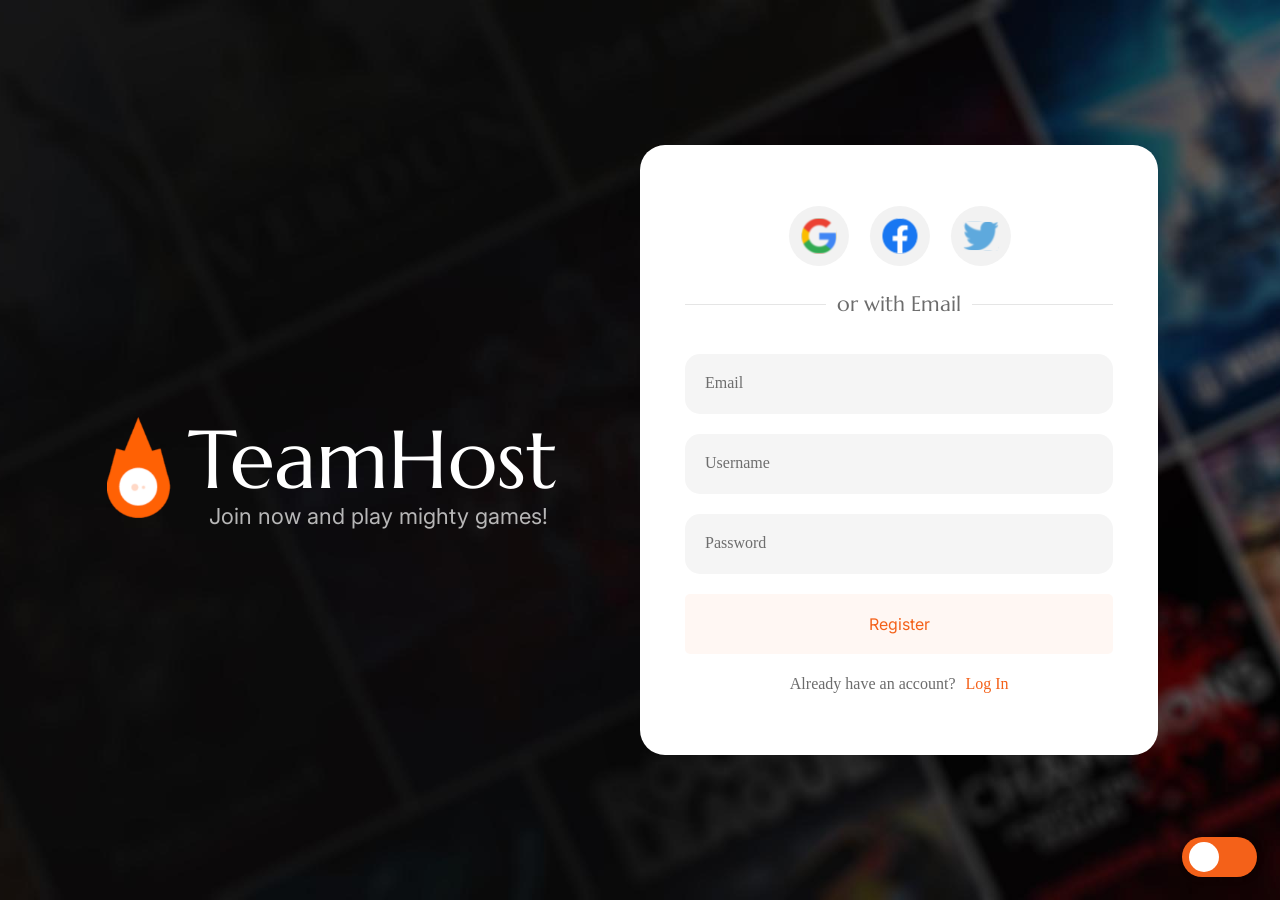
<file: Réalisaton/html/02_register.html>
<!DOCTYPE html>
<html lang="en">

<head>
    <meta charset="utf-8">
    <title>TeamHost - Join now and play mighty games!</title>
    <meta content="Templines" name="author">
    <meta content="TeamHost" name="description">
    <meta name="viewport" content="width=device-width, initial-scale=1.0">
    <meta name="HandheldFriendly" content="true">
    <meta name="format-detection" content="telephone=no">
    <meta content="IE=edge" http-equiv="X-UA-Compatible">
    <link rel="shortcut icon" href="assets/img/favicon.png" type="image/x-icon">
    <link rel="stylesheet" href="assets/css/libs.min.css">
    <link rel="stylesheet" href="assets/css/main.css">


    <link href="https://fonts.googleapis.com/css2?family=Inter:wght@100;200;300;400;500;600;700;800;900&display=swap" rel="stylesheet">
    <link href="https://fonts.googleapis.com/css2?family=Marcellus&display=swap" rel="stylesheet">


</head>

<body class="page-login">


    <input id="toggle" type="checkbox">
    <script type="text/javascript">
        document.getElementById("toggle").addEventListener("click", function() {
            document.getElementsByTagName('body')[0].classList.toggle("dark-theme");
        });

    </script>

    <!-- Loader-->
    <div id="page-preloader">
        <div class="preloader-1">
            <div class="loader-text">Loading</div>
            <span class="line line-1"></span>
            <span class="line line-2"></span>
            <span class="line line-3"></span>
            <span class="line line-4"></span>
            <span class="line line-5"></span>
            <span class="line line-6"></span>
            <span class="line line-7"></span>
            <span class="line line-8"></span>
            <span class="line line-9"></span>
        </div>

    </div>
    <!-- Loader end-->


    <div class="page-wrapper">
        <main class="page-first-screen">
            <div class="uk-grid uk-grid-small uk-child-width-1-2@s uk-flex-middle uk-width-1-1" data-uk-grid>
                <div class="logo-big">
                    <img src="assets/img/logo-big.png" alt="logo" class="animation-navspinv">
                    <span>TeamHost</span>
                    <h1>Join now and play mighty games!</h1>
                </div>
                <div>
                    <div class="form-login">
                        <div class="form-login__social">
                            <ul class="social">
                                <li><a href="http://www.google.com"><img src="assets/img/google.svg" alt="google"></a></li>
                                <li><a href="http://www.facebook.com"><img src="assets/img/facebook.svg" alt="facebook"></a></li>
                                <li><a href="http://www.twitter.com"><img src="assets/img/twitter.svg" alt="twitter"></a></li>
                            </ul>
                        </div>
                        <div class="form-login__box">
                            <div class="uk-heading-line uk-text-center"><span>or with Email</span></div>
                            <form action="#!">
                                <div class="uk-margin"><input class="uk-input" type="email" placeholder="Email"></div>
                                <div class="uk-margin"><input class="uk-input" type="text" placeholder="Username"></div>
                                <div class="uk-margin"><input class="uk-input" type="password" placeholder="Password"></div>
                                <div class="uk-margin"><button class="uk-button uk-button-danger uk-width-1-1" type="button">Register</button></div>
                                <div class="uk-text-center"><span>Already have an account?</span><a class="uk-margin-small-left" href="01_login-in.html">Log In</a></div>
                            </form>
                        </div>
                    </div>
                </div>
            </div>
        </main>
    </div>

    <script src="assets/js/libs.js"></script>
    <script src="assets/js/main.js"></script>
</body>

</html>
</file>
<file: Réalisaton/html/assets/css/main.css>
@charset "UTF-8";


[class^="ico_"],
[class*=" ico_"] {
    -webkit-box-align: center;
    -ms-flex-align: center;
    display: -webkit-inline-box;
    display: -ms-inline-flexbox;
    display: inline-flex;
    align-items: center;
    line-height: 1em;
}

html,
body {
    color: #353535;
    font-family: "Nunito";
    font-size: 16px;
    font-style: normal;
    font-weight: normal;
    line-height: 1.31;
}

h1,
h2,
h3,
h4,
h5,
h6 {
    font-family: "Inter";
    font-weight: 700;
}

.uk-text-lead {
    margin-bottom: 15px;
    color: #353535;
    font-size: 18px;
    font-style: normal;
    font-weight: 700;
    line-height: 1.33;
}

@font-face {
    src: url("../fonts/icons.eot");
    src: url("../fonts/icons.eot?#iefix") format("eot"), url("../fonts/icons.woff") format("woff"), url("../fonts/icons.woff2") format("woff2"), url("../fonts/icons.ttf") format("truetype"), url("../fonts/icons.svg#icons") format("svg");
    font-family: "icons";
}

.ico_add-square:before,
.ico_apple:before,
.ico_arrow-circle-left:before,
.ico_arrow-circle-right:before,
.ico_attach-circle:before,
.ico_call:before,
.ico_chats:before,
.ico_clipboard-text:before,
.ico_close-circle:before,
.ico_community:before,
.ico_edit:before,
.ico_emoji-happy:before,
.ico_eye:before,
.ico_favourites:before,
.ico_friends:before,
.ico_gallery:before,
.ico_help:before,
.ico_home:before,
.ico_info-circle:before,
.ico_market:before,
.ico_menu:before,
.ico_message:before,
.ico_microphone:before,
.ico_more:before,
.ico_notification:before,
.ico_play-circle:before,
.ico_profile:before,
.ico_report:before,
.ico_search:before,
.ico_shopping-cart:before,
.ico_star:before,
.ico_store:before,
.ico_streams:before,
.ico_tick-circle:before,
.ico_trash:before,
.ico_video-circle:before,
.ico_wallet:before,
.ico_windows:before,
.swiper-button-prev:before,
.swiper-rtl .swiper-button-next:before,
.swiper-button-next:before,
.swiper-rtl .swiper-button-prev:before,
.stream-item__media a:before,
.stream-item__count:before {
    -webkit-font-smoothing: antialiased;
    -moz-osx-font-smoothing: grayscale;
    display: inline-block;
    font-family: "icons";
    font-style: normal;
    font-variant: normal;
    font-weight: normal;
    line-height: 1em;
    text-decoration: none;
    text-decoration: inherit;
    text-transform: none;
}

.ico_add-square:before {
    content: "";
}

.ico_apple:before {
    content: "";
}

.ico_arrow-circle-left:before {
    content: "";
}

.ico_arrow-circle-right:before {
    content: "";
}

.ico_attach-circle:before {
    content: "";
}

.ico_call:before {
    content: "";
}

.ico_chats:before {
    content: "";
}

.ico_clipboard-text:before {
    content: "";
}

.ico_close-circle:before {
    content: "";
}

.ico_community:before {
    content: "";
}

.ico_edit:before {
    content: "";
}

.ico_emoji-happy:before {
    content: "";
}

.ico_eye:before {
    content: "";
}

.ico_favourites:before {
    content: "";
}

.ico_friends:before {
    content: "";
}

.ico_gallery:before {
    content: "";
}

.ico_help:before {
    content: "";
}

.ico_home:before {
    content: "";
}

.ico_info-circle:before {
    content: "";
}

.ico_market:before {
    content: "";
}

.ico_menu:before {
    content: "";
}

.ico_message:before {
    content: "";
}

.ico_microphone:before {
    content: "";
}

.ico_more:before {
    content: "";
}

.ico_notification:before {
    content: "";
}

.ico_play-circle:before {
    content: "";
}

.ico_profile:before {
    content: "";
}

.ico_report:before {
    content: "";
}

.ico_search:before {
    content: "";
}

.ico_shopping-cart:before {
    content: "";
}

.ico_star:before {
    content: "";
}

.ico_store:before {
    content: "";
}

.ico_streams:before {
    content: "";
}

.ico_tick-circle:before {
    content: "";
}

.ico_trash:before {
    content: "";
}

.ico_video-circle:before {
    content: "";
}

.ico_wallet:before {
    content: "";
}

.ico_windows:before {
    content: "";
}

*,
*:before,
*:after {
    -webkit-box-sizing: border-box;
    box-sizing: border-box;
}

*:focus,
*:active,
*.nice-select.open {
    outline: none;
}

a:focus,
a:active,
a.nice-select.open {
    outline: none;
}

aside,
nav,
footer,
header,
section {
    display: block;
}

body {
    -ms-text-size-adjust: 100%;
    -moz-text-size-adjust: 100%;
    -webkit-text-size-adjust: 100%;
}

input,
button,
textarea {
    font-size: inherit;
}

input::-ms-clear {
    display: none;
}

button {
    background-color: inherit;
    cursor: pointer;
}

button::-moz-focus-inner {
    padding: 0;
    border: 0;
}

a,
a:visited {
    text-decoration: none;
}

a:hover {
    text-decoration: none;
}

.tooltip::after {
    content: attr(data-tooltip);
}

.full-width {
    position: relative;
    right: 50%;
    left: 50%;
    width: 100vw;
    margin-right: -50vw;
    margin-left: -50vw;
}

._video {
    position: relative;
    height: 0;
    padding-bottom: 56.25%;
    overflow: hidden;
}



.user-info__title,
.widjet-game__title,
.widjet__head a,
.user-item__name,
.activities-item__title,
.stream-item__title {
    font-family: 'Inter', sans-serif;
}



.game-card__title {
    font-family: 'Inter', sans-serif;
}

.widjet .uk-range {
    box-sizing: border-box;
    margin: 0;
    vertical-align: middle;
    max-width: 100%;
    width: 100%;
    -webkit-appearance: none;
    background: 0 0;
    padding: 0;
    position: relative;
    top: 3px;
}



html #youzify-groups-list .item .item-title a {
    font-family: 'Inter', sans-serif;
    font-size: 18px;
    color: #222;
    font-weight: 500;
}


/* ======= PRELOADER ========== */
.preloaderjs .spinner {
    display: none !important;
}

.preloaderjs#page-preloader {
    background: rgba(46, 46, 46, 0.99) !important;
}

#page-preloader {
    position: fixed;
    top: 0;
    right: 0;
    bottom: 0;
    left: 0;
    width: 100%;
    height: 100%;
    background: #2e2e2e;
    z-index: 100500;
}

#page-preloader .spinner {
    position: absolute;
    top: 50%;
    left: 50%;
    display: block;
    width: 100px;
    height: 100px;
    margin-top: -50px;
    margin-left: -50px;
    border: 3px solid transparent;
    border-top-color: #4aa138;
    border-radius: 50%;
    z-index: 1001;
    -webkit-animation: spin 2.5s infinite linear;
    animation: spin 2.5s infinite linear;
}

#page-preloader .spinner:before,
#page-preloader .spinner:after {
    position: absolute;
    border-radius: 50%;
    content: '';
}

#page-preloader .spinner:before {
    top: 5px;
    right: 5px;
    bottom: 5px;
    left: 5px;
    border: 3px solid transparent;
    border-top-color: #F46119;
    -webkit-animation: spin 2s infinite linear;
    animation: spin 2s infinite linear;
}

#page-preloader .spinner:after {
    top: 15px;
    right: 15px;
    bottom: 15px;
    left: 15px;
    border: 3px solid transparent;
    border-top-color: #fff;
    -webkit-animation: spin 1s infinite linear;
    animation: spin 1s infinite linear;
}

@-webkit-keyframes spin {
    0% {
        -webkit-transform: rotate(0);
        transform: rotate(0);
    }

    100% {
        -webkit-transform: rotate(360deg);
        transform: rotate(360deg);
    }
}

@keyframes spin {
    0% {
        -webkit-transform: rotate(0);
        transform: rotate(0);
    }

    100% {
        -webkit-transform: rotate(360deg);
        transform: rotate(360deg);
    }
}

._video video,
._video iframe,
._video object,
._video embed {
    position: absolute;
    top: 0;
    left: 0;
    width: 100%;
    height: 100%;
}

.videobg video,
.videobg iframe,
.videobg object,
.videobg embed {
    -webkit-transform: translateX(-50%) translateY(-50%);
    -ms-transform: translateX(-50%) translateY(-50%);
    z-index: -100;
    position: fixed;
    top: 50%;
    left: 50%;
    width: auto;
    min-width: 100%;
    height: auto;
    min-height: 100%;
    transform: translateX(-50%) translateY(-50%);
    background-size: cover;
}

.nice-select {
    -webkit-tap-highlight-color: rgba(0, 0, 0, 0);
    -webkit-box-sizing: border-box;
    -webkit-transition: all 0.2s ease-in-out;
    -o-transition: all 0.2s ease-in-out;
    -webkit-user-select: none;
    -moz-user-select: none;
    -ms-user-select: none;
    box-sizing: border-box;
    display: block;
    position: relative;
    width: auto;
    height: 38px;
    padding-right: 30px;
    padding-left: 18px;
    clear: both;
    border: solid 1px #e8e8e8;
    border-radius: 5px;
    outline: none;
    background-color: #fff;
    font-family: inherit;
    font-size: 14px;
    font-weight: normal;
    line-height: 2.57;
    text-align: left !important;
    white-space: nowrap;
    cursor: pointer;
    transition: all 0.2s ease-in-out;
    user-select: none;
}

.nice-select:hover {
    border-color: #dbdbdb;
}

.nice-select:active,
.nice-select.open,
.nice-select:focus {
    border-color: #000;
}

.nice-select:after {
    -webkit-transform-origin: 66% 66%;
    -ms-transform-origin: 66% 66%;
    -webkit-transform: rotate(45deg);
    -ms-transform: rotate(45deg);
    -webkit-transition: all 0.15s ease-in-out;
    -o-transition: all 0.15s ease-in-out;
    display: block;
    position: absolute;
    top: 50%;
    right: 16px;
    width: 7px;
    height: 7px;
    margin-top: -4px;
    transform: rotate(45deg);
    transform-origin: 66% 66%;
    border-right: 1px solid #000;
    border-bottom: 1px solid #000;
    content: '';
    pointer-events: none;
    transition: all 0.15s ease-in-out;
}

.nice-select.open:after {
    -webkit-transform: rotate(-135deg);
    -ms-transform: rotate(-135deg);
    transform: rotate(-135deg);
}

.nice-select.open .list {
    -webkit-transform: scale(1) translateY(0);
    -ms-transform: scale(1) translateY(0);
    min-width: 100%;
    transform: scale(1) translateY(0);
    opacity: 1;
    pointer-events: auto;
}

.nice-select.disabled {
    border-color: #ededed;
    color: #000;
    pointer-events: none;
}

.nice-select.disabled:after {
    border-color: #333333;
}

.nice-select.wide {
    width: 100%;
}

.nice-select.wide .list {
    right: 0 !important;
    left: 0 !important;
}

.nice-select.right {
    float: right;
}

.nice-select.right .list {
    right: 0;
    left: auto;
}

.nice-select.small {
    height: 30px;
    font-size: 12px;
    line-height: 2.33;
}

.nice-select.small:after {
    width: 4px;
    height: 4px;
}

.nice-select.small .option {
    min-height: 28px;
    line-height: 28px;
}

.nice-select .list {
    -webkit-box-shadow: 0 0 0 1px rgba(68, 68, 68, 0.11);
    -webkit-box-sizing: border-box;
    -webkit-transform-origin: 50% 0;
    -ms-transform-origin: 50% 0;
    -webkit-transform: scale(0.75) translateY(-19px);
    -ms-transform: scale(0.75) translateY(-19px);
    -webkit-transition: all 0.2s cubic-bezier(0.5, 0, 0, 1.25), opacity 0.15s ease-out;
    -o-transition: all 0.2s cubic-bezier(0.5, 0, 0, 1.25), opacity 0.15s ease-out;
    box-sizing: border-box;
    z-index: 9;
    position: absolute;
    top: 100%;
    left: 0;
    margin-top: 4px;
    padding: 0;
    overflow: hidden;
    transform: scale(0.75) translateY(-19px);
    transform-origin: 50% 0;
    border-radius: 5px;
    background-color: #fff;
    box-shadow: 0 0 0 1px rgba(68, 68, 68, 0.11);
    opacity: 0;
    pointer-events: none;
    transition: all 0.2s cubic-bezier(0.5, 0, 0, 1.25), opacity 0.15s ease-out;
}

.nice-select .list:hover .option:not(:hover) {
    background-color: transparent !important;
}

.nice-select .option {
    -webkit-transition: all 0.2s;
    -o-transition: all 0.2s;
    min-height: 36px;
    padding-right: 29px;
    padding-left: 18px;
    outline: none;
    font-weight: 400;
    line-height: 36px;
    list-style: none;
    text-align: left;
    cursor: pointer;
    transition: all 0.2s;
}

.nice-select .option:hover,
.nice-select .option.focus,
.nice-select .option.selected.focus {
    background-color: #f6f6f6;
}

.nice-select .option.selected {
    font-weight: bold;
}

.nice-select .option.disabled {
    background-color: transparent;
    color: #000;
    cursor: default;
}

.no-csspointerevents .nice-select .list {
    display: none;
}

.no-csspointerevents .nice-select.open .list {
    display: block;
}

#toggle {
    -webkit-appearance: none;
    -moz-appearance: none;
    appearance: none;
    -webkit-box-shadow: 2px 2px 7px 0px #00000024;
    z-index: 5;
    position: absolute;
    bottom: 20px;
    right: 20px;
    width: 75px;
    height: 40px;
    border-radius: 20px;
    outline: none;
    background-color: #F46119;
    box-shadow: 2px 2px 7px 0px #00000024;
    cursor: pointer;
}

#toggle:after {
    position: absolute;
    top: 5px;
    left: 7px;
    width: 30px;
    height: 30px;
    border-radius: 50%;
    background-color: #ffffff;
    content: "";
}

.dark-theme {
    background-color: #15181f;
    color: #e5e5e5;
}

.dark-theme #toggle {
    background-color: #ffffff;
}

.dark-theme #toggle:after {
    -webkit-box-shadow: 10px 10px #15181f;
    top: -4px;
    left: 30px;
    background-color: transparent;
    box-shadow: 10px 10px #15181f;
}

body.no-scroll {
    overflow: hidden;
}

.page-wrapper {
    -webkit-box-orient: vertical;
    -webkit-box-direction: normal;
    -ms-flex-direction: column;
    -webkit-box-pack: justify;
    -ms-flex-pack: justify;
    display: -webkit-box;
    display: -ms-flexbox;
    display: flex;
    position: relative;
    flex-direction: column;
    justify-content: space-between;
    min-width: 320px;
    max-width: 1920px;
    min-height: 100vh;
    margin: 0 auto;
    background: #F5F5F5;
}

.page-wrapper .page-content {
    -webkit-box-align: stretch;
    -ms-flex-align: stretch;
    -webkit-box-flex: 1;
    -ms-flex-positive: 1;
    display: -webkit-box;
    display: -ms-flexbox;
    display: flex;
    flex-grow: 1;
    align-items: stretch;
    padding-top: 75px;
}

.page-wrapper .page-main {
    scrollbar-color: #F46119 #E2EBEC;
    scrollbar-width: thin !important;
    -moz-appearance: none !important;
    display: block;
    position: relative;
    height: calc(100vh - 75px);
    padding: 45px;
    overflow-x: hidden;
    overflow-y: auto;
}

.page-wrapper .page-main::-webkit-scrollbar {
    width: 6px;
}

.page-wrapper .page-main::-webkit-scrollbar-track {
    background-color: #E2EBEC;
}

.page-wrapper .page-main::-webkit-scrollbar-thumb {
    background-color: #F46119;
}

.page-wrapper .page-main::before {
    display: block;
    z-index: 2;
    position: fixed;
    top: 0;
    left: 0;
    width: 100%;
    height: 100%;
    background: rgba(0, 0, 0, 0.5);
    content: '';
    opacity: 0;
    pointer-events: none;
}

.scroll-box {
    scrollbar-color: #F46119 #E2EBEC;
    scrollbar-width: thin !important;
    -moz-appearance: none !important;
}

.scroll-box::-webkit-scrollbar {
    width: 4px;
}

.scroll-box::-webkit-scrollbar-track {
    background-color: #E2EBEC;
}

.scroll-box::-webkit-scrollbar-thumb {
    background-color: #F46119;
}

a {
    -webkit-transition: all 0.25s linear;
    -o-transition: all 0.25s linear;
    color: #F46119;
    font-size: 16px;
    font-style: normal;
    font-weight: 700;
    line-height: 1.31;
    transition: all 0.25s linear;
}

a:hover {
    color: #F46119;
}

.search {
    -webkit-box-align: center;
    -ms-flex-align: center;
    -webkit-box-pack: start;
    -ms-flex-pack: start;
    display: -webkit-box;
    display: -ms-flexbox;
    display: flex;
    align-items: center;
    justify-content: flex-start;
}

.search__input {
    -webkit-box-align: center;
    -ms-flex-align: center;
    display: -webkit-box;
    display: -ms-flexbox;
    display: flex;
    position: relative;
    align-items: center;
    width: 100%;
    max-width: 550px;
    height: 45px;
    padding: 0 20px;
    border-radius: 5px;
    background: #F5F5F5;
}

.search__input [class*='ico_'] {
    margin-right: 10px;
    color: #6E6E6E;
    font-size: 16px;
}

.search__input input {
    width: 100%;
    border: none;
    background: none;
    color: #6E6E6E;
    font-size: 14px;
    font-style: normal;
    font-weight: normal;
    line-height: 1.43;
}

.search__input input::-webkit-input-placeholder {
    color: #6E6E6E;
    font-size: 14px;
    font-style: normal;
    font-weight: normal;
    line-height: 1.43;
}

.search__input input::-moz-placeholder {
    color: #6E6E6E;
    font-size: 14px;
    font-style: normal;
    font-weight: normal;
    line-height: 1.43;
}

.search__input input:-ms-input-placeholder {
    color: #6E6E6E;
    font-size: 14px;
    font-style: normal;
    font-weight: normal;
    line-height: 1.43;
}

.search__input input::-ms-input-placeholder {
    color: #6E6E6E;
    font-size: 14px;
    font-style: normal;
    font-weight: normal;
    line-height: 1.43;
}

.search__input input::placeholder {
    color: #6E6E6E;
    font-size: 14px;
    font-style: normal;
    font-weight: normal;
    line-height: 1.43;
}

.search__input input:hover,
.search__input input:focus,
.search__input input:active,
.search__input input.nice-select.open {
    border: none;
    outline: none;
}

.search__btn {
    margin-left: 12px;
}

.search__btn button {
    -webkit-box-pack: center;
    -ms-flex-pack: center;
    -webkit-box-align: center;
    -ms-flex-align: center;
    -webkit-box-flex: 0;
    -ms-flex: 0 0 24px;
    -webkit-transition: all 0.25s linear;
    -o-transition: all 0.25s linear;
    display: -webkit-box;
    display: -ms-flexbox;
    display: flex;
    flex: 0 0 24px;
    align-items: center;
    justify-content: center;
    width: 24px;
    height: 24px;
    border: none;
    outline: none;
    color: #646464;
    font-size: 24px;
    cursor: pointer;
    transition: all 0.25s linear;
}

.search__btn button:hover,
.search__btn button:focus,
.search__btn button:active,
.search__btn button.nice-select.open {
    color: #F46119;
}

.social {
    -webkit-box-pack: center;
    -ms-flex-pack: center;
    -webkit-box-align: center;
    -ms-flex-align: center;
    display: -webkit-box;
    display: -ms-flexbox;
    display: flex;
    align-items: center;
    justify-content: center;
    margin: 0;
    padding: 0;
    list-style-type: none;
}

.social li {
    margin: 0 20px 0 0;
}

.social li:last-child {
    margin: 0;
}

.uk-input {
    -webkit-box-sizing: border-box;
    box-sizing: border-box;
    height: 60px;
    padding: 0 20px;
    border: 1px solid #F5F5F5;
    border-radius: 15px;
    background: #F2F2F2;
    color: #000;
    font-size: 16px;
    font-style: normal;
    font-weight: normal;
    line-height: 3.75;
}

.uk-input::-webkit-input-placeholder {
    color: #6E6E6E;
    font-size: 16px;
    font-style: normal;
    font-weight: normal;
}

.uk-input::-moz-placeholder {
    color: #6E6E6E;
    font-size: 16px;
    font-style: normal;
    font-weight: normal;
}

.uk-input:-ms-input-placeholder {
    color: #6E6E6E;
    font-size: 16px;
    font-style: normal;
    font-weight: normal;
}

.uk-input::-ms-input-placeholder {
    color: #6E6E6E;
    font-size: 16px;
    font-style: normal;
    font-weight: normal;
}

.uk-input::placeholder {
    color: #6E6E6E;
    font-size: 16px;
    font-style: normal;
    font-weight: normal;
}

.uk-input:hover,
.uk-input:focus,
.uk-input:active,
.uk-input.nice-select.open {
    border: 1px solid #F5F5F5;
    background: #F2F2F2;
}

.uk-button {
    font-family: 'Inter', sans-serif;
    -webkit-box-align: center;
    -ms-flex-align: center;
    -webkit-box-pack: center;
    -ms-flex-pack: center;
    -webkit-transition: all 0.25s linear;
    -o-transition: all 0.25s linear;
    display: -webkit-inline-box;
    display: -ms-inline-flexbox;
    display: inline-flex;
    align-items: center;
    justify-content: center;
    height: 40px;
    border-radius: 5px;
    font-size: 16px;
    font-style: normal;
    font-weight: 400;
    text-transform: none;
    transition: all 0.25s linear;
    text-decoration: none;
}

.uk-button-secondary {
    background-color: #646464;
    color: #fff;
}

.uk-button-secondary:hover,
.uk-button-secondary:focus,
.uk-button-secondary:active,
.uk-button-secondary.nice-select.open {
    background-color: #767676;
}

.uk-button-primary {
    background: #F5F5F5;
    color: #5F5F5F;
}

.uk-button-primary:hover,
.uk-button-primary:focus,
.uk-button-primary:active,
.uk-button-primary.nice-select.open {
    background-color: #4aa138;
    color: #fff;
}

.uk-button-danger {
    background: rgba(244, 97, 25, 0.05);
    color: #F46119;
}

.uk-button-danger:hover,
.uk-button-danger:focus,
.uk-button-danger:active,
.uk-button-danger.nice-select.open {
    background: #F46119;
}

.uk-button-link {
    color: #F46119;
}

.ico_more {
    -webkit-box-flex: 0;
    -ms-flex: 0 0 24px;
    -webkit-transition: all 0.25s linear;
    -o-transition: all 0.25s linear;
    flex: 0 0 24px;
    width: 24px;
    height: 24px;
    border: none;
    background: none;
    color: #353535;
    font-size: 6px;
    transition: all 0.25s linear;
}

.ico_more:hover {
    color: #F46119;
}

.uk-form-label {
    color: #6F6F6F;
    font-size: 14px;
    font-style: normal;
    font-weight: 700;
    line-height: 1.71;
}

.uk-input {
    border: none;
    border-radius: 15px;
    background: #F5F5F5;
    color: #6E6E6E;
    font-size: 14px;
    font-style: normal;
    font-weight: normal;
    line-height: 1.36;
    resize: none;
}

.uk-input:hover,
.uk-input:focus,
.uk-input:active,
.uk-input.nice-select.open {
    background: #F5F5F5;
}

.uk-textarea {
    height: 150px;
    padding: 10px 15px;
    border: none;
    border-radius: 15px;
    background: #F5F5F5;
    color: #6E6E6E;
    font-size: 14px;
    font-style: normal;
    font-weight: normal;
    line-height: 1.36;
    resize: none;
}

.uk-textarea:hover,
.uk-textarea:focus,
.uk-textarea:active,
.uk-textarea.nice-select.open {
    background: #F5F5F5;
}

.uk-form-custom .uk-button-default {
    border: none;
    border-radius: 15px;
    background: #F5F5F5;
    color: #5F5F5F;
    font-size: 16px;
    font-style: normal;
    font-weight: 500;
}

.uk-form-custom .uk-button-default .uk-icon,
.uk-form-custom .uk-button-default [class*="ico_"] {
    margin-right: 10px;
}

.nice-select {
    height: 40px;
    border: none;
    border-radius: 5px;
    background: #F5F5F5;
    line-height: 40px;
}

.nice-select .current {
    color: #6F6F6F;
    font-size: 14px;
    font-style: normal;
    font-weight: normal;
    line-height: 1.31;
}

.swiper {
    margin: -20px;
    padding: 20px 20px 40px 20px;
}

.swiper-button-prev,
.swiper-rtl .swiper-button-next {
    -webkit-box-flex: 0;
    -ms-flex: 0 0 40px;
    flex: 0 0 40px;
    width: 40px;
    height: 40px;
}

.swiper-button-prev:after,
.swiper-rtl .swiper-button-next:after {
    display: none;
}

.swiper-button-prev:before,
.swiper-rtl .swiper-button-next:before {
    content: "";
}

.swiper-button-prev::before,
.swiper-rtl .swiper-button-next::before {
    -webkit-box-flex: 0;
    -ms-flex: 0 0 40px;
    -webkit-transition: all 0.25s linear;
    -o-transition: all 0.25s linear;
    flex: 0 0 40px;
    width: 40px;
    height: 40px;
    color: #fff;
    font-size: 40px;
    transition: all 0.25s linear;
}

.swiper-button-prev:hover::before,
.swiper-rtl .swiper-button-next:hover::before {
    -webkit-transition: all 0.25s linear;
    -o-transition: all 0.25s linear;
    color: #F46119;
    transition: all 0.25s linear;
}


.swiper-button-prev:hover:after,
.swiper-button-next::after {
    background: #fff;
}

.swiper-button-next,
.swiper-rtl .swiper-button-prev {
    -webkit-box-flex: 0;
    -ms-flex: 0 0 40px;
    flex: 0 0 40px;
    width: 40px;
    height: 40px;
}

.swiper-button-next:after,
.swiper-rtl .swiper-button-prev:after {
    display: none;
}

.swiper-button-next:before,
.swiper-rtl .swiper-button-prev:before {
    content: "";
}

.swiper-button-next::before,
.swiper-rtl .swiper-button-prev::before {
    -webkit-box-flex: 0;
    -ms-flex: 0 0 40px;
    -webkit-transition: all 0.25s linear;
    -o-transition: all 0.25s linear;
    flex: 0 0 40px;
    width: 40px;
    height: 40px;
    color: #fff;
    font-size: 40px;
    transition: all 0.25s linear;
}

.swiper-button-next:hover::before,
.swiper-rtl .swiper-button-prev:hover::before {
    -webkit-transition: all 0.25s linear;
    -o-transition: all 0.25s linear;
    color: #F46119;
    transition: all 0.25s linear;
}


.swiper-button-next:hover::after,
.swiper-rtl .swiper-button-prev:hover::after,
.swiper-button-next::after,
.swiper-rtl .swiper-button-prev::after {
    background-color: #fff;
}



.swipper-nav {
    -webkit-box-pack: center;
    -ms-flex-pack: center;
    -webkit-box-align: center;
    -ms-flex-align: center;
    display: -webkit-box;
    display: -ms-flexbox;
    display: flex;
    position: absolute;
    right: 40px;
    bottom: 57px;
    align-items: center;
    justify-content: center;
}



.swipper-nav .swiper-button-prev {
    position: relative;
    top: auto;
    left: auto;
}

.swipper-nav .swiper-button-next {
    position: relative;
    top: auto;
    right: auto;
    margin-left: 10px;
}

.swiper-button-prev,
.swiper-button-next {
    -webkit-box-shadow: 0 5px 15px rgba(0, 0, 0, 0.08);
    border-radius: 50%;
    box-shadow: 0 5px 15px rgba(0, 0, 0, 0.08);
}

.swiper-button-prev::after,
.swiper-button-next::after {
    -webkit-transform: translate(-50%, -50%);
    -ms-transform: translate(-50%, -50%);
    display: block;
    z-index: -1;
    position: absolute;
    top: 50%;
    left: 50%;
    width: 35px;
    height: 35px;
    transform: translate(-50%, -50%);
    border-radius: 50%;
    background: #000;
    content: '';
}

.swiper-horizontal > .swiper-pagination-bullets {
    bottom: 0px;
}

.swiper-pagination-bullet {
    -webkit-transition: all 0.25s linear;
    -o-transition: all 0.25s linear;
    border-radius: 5px;
    background: #6d6d6dcc;
    transition: all 0.25s linear;
}

.swiper-pagination-bullet-active {
    width: 40px;
    border-radius: 5px;
    background-color: #F46119;
}

.uk-subnav {
    margin-left: -10px;
}

.uk-subnav > * {
    padding-bottom: 10px;
    padding-left: 10px;
}

.uk-subnav > * > :first-child {
    -webkit-box-pack: center;
    -ms-flex-pack: center;
    -webkit-box-align: center;
    -ms-flex-align: center;
    -webkit-box-shadow: 0px 30px 70px rgb(0 0 0 / 10%);
    display: -webkit-inline-box;
    display: -ms-inline-flexbox;
    display: inline-flex;
    align-items: center;
    justify-content: center;
    padding: 7px 18px;
    border-radius: 6px;
    background-color: #fff;
    box-shadow: 0px 30px 70px rgb(0 0 0 / 10%);
    color: #000000;
    font-size: 11px;
    font-style: normal;
    font-weight: 700;
    line-height: 1.36;
    text-transform: none;
    text-transform: uppercase;
}

.uk-subnav > * > :first-child:hover {
    background: #fff;
    color: #F46119;
}

.uk-subnav-pill > .uk-active > a {
    background: #000;
    color: #fff;
}

.uk-lightbox {
    background: #000000f5;
}

.page-header {
    display: block;
    z-index: 3;
    position: absolute;
    top: 0;
    left: 0;
    width: 100%;
}

.page-header__inner {
    -webkit-box-align: center;
    -ms-flex-align: center;
    -webkit-box-pack: justify;
    -ms-flex-pack: justify;
    display: -webkit-box;
    display: -ms-flexbox;
    display: flex;
    align-items: center;
    justify-content: space-between;
    height: 75px;
    background-color: #fff;
}

.page-header__sidebar {
    -webkit-box-align: center;
    -ms-flex-align: center;
    -webkit-box-pack: start;
    -ms-flex-pack: start;
    display: -webkit-box;
    display: -ms-flexbox;
    display: flex;
    align-items: center;
    justify-content: flex-start;
    width: 250px;
    height: 75px;
    padding: 0 30px;
    border-right: 1px solid #F2F2F2;
}

.page-header__menu-btn {
    margin-right: 30px;
    margin-bottom: -10px;
    display: none;
}

.page-header__menu-btn .menu-btn {
    -webkit-transition: all 0.25s linear;
    -o-transition: all 0.25s linear;
    border: none;
    outline: none;
    color: #646464;
    font-size: 20px;
    transition: all 0.25s linear;
}

.page-header__menu-btn .menu-btn:hover,
.page-header__menu-btn .menu-btn:focus,
.page-header__menu-btn .menu-btn:active,
.page-header__menu-btn .menu-btn.nice-select.open {
    color: #F46119;
}

.logo-big img {
    max-width: 65px;
}

.logo-big span {
    font-family: 'Marcellus', serif;
    font-size: 82px;
    color: #fff;
    position: relative;
    top: 38px;
    left: 12px;
}

.page-header__logo {
    display: block;
    position: relative;
    margin-left: -4px;
}


.page-header__logo img {
    max-width: 30px;
    height: auto;
    margin-right: 12px;
}

.page-header__logo_text {
    font-weight: bold;
    position: relative;
    top: 11px;
    font-size: 20px;
}

.page-header__content {
    -webkit-box-align: center;
    -ms-flex-align: center;
    -webkit-box-pack: justify;
    -ms-flex-pack: justify;
    -webkit-box-flex: 1;
    -ms-flex-positive: 1;
    -webkit-box-shadow: 11px 7px 10px 0px #0000000f;
    display: -webkit-box;
    display: -ms-flexbox;
    display: flex;
    flex-grow: 1;
    align-items: center;
    justify-content: space-between;
    height: 75px;
    padding: 0 45px;
    box-shadow: 11px 7px 10px 0px #0000000f;
}

.page-header__search {
    -webkit-box-flex: 1;
    -ms-flex-positive: 1;
    display: block;
    position: relative;
    flex-grow: 1;
}

.page-header__action {
    -webkit-box-align: center;
    -ms-flex-align: center;
    -webkit-box-pack: end;
    -ms-flex-pack: end;
    display: -webkit-box;
    display: -ms-flexbox;
    display: flex;
    align-items: center;
    justify-content: flex-end;
}

.page-header__action > * {
    margin-right: 24px;
}

.page-header__action > *:last-child {
    margin-right: 0;
}

.action-btn {
    -webkit-box-pack: center;
    -ms-flex-pack: center;
    -webkit-box-align: center;
    -ms-flex-align: center;
    -webkit-box-flex: 0;
    -ms-flex: 0 0 24px;
    -webkit-transition: all 0.25s linear;
    -o-transition: all 0.25s linear;
    display: -webkit-box;
    display: -ms-flexbox;
    display: flex;
    position: relative;
    flex: 0 0 24px;
    align-items: center;
    justify-content: center;
    width: 24px;
    height: 24px;
    color: #646464;
    font-size: 24px;
    transition: all 0.25s linear;
}

.action-btn:hover {
    color: #F46119;
}

.action-btn span {
    -webkit-box-sizing: border-box;
    box-sizing: border-box;
    display: block;
    position: absolute;
    top: 0;
    right: 0;
    width: 8px;
    height: 8px;
    border: 1px solid #FFFFFF;
    border-radius: 50%;
    background: #F46119;
}

.profile {
    -webkit-box-pack: center;
    -ms-flex-pack: center;
    -webkit-box-align: center;
    -ms-flex-align: center;
    -webkit-box-flex: 0;
    -ms-flex: 0 0 32px;
    display: -webkit-box;
    display: -ms-flexbox;
    display: flex;
    flex: 0 0 32px;
    align-items: center;
    justify-content: center;
    width: 32px;
    height: 32px;
}

.uk-modal-dialog {
    width: 450px;
    padding: 20px;
    border-radius: 15px;
    background: #FFFFFF;
}

.uk-modal-title {
    font-size: 24px;
    font-style: normal;
    font-weight: bold;
    line-height: 1.33;
    text-align: center;
    font-family: 'Marcellus', serif;
}

.uk-modal-close-default {
    border-radius: 50%;
    background: #D3D3D3;
    color: #000;
}

#modal-help h4 {
    color: #222;
    font-size: 18px;
    font-style: normal;
    font-weight: 500;
    line-height: 1.33;
}

#modal-help ul {
    motion: 0;
    padding: 0;
    list-style-type: none;
}

#modal-help ul li {
    -ms-flex-line-pack: center;
    display: -webkit-box;
    display: -ms-flexbox;
    display: flex;
    align-content: center;
    color: #353535;
    font-size: 14px;
    font-style: normal;
    font-weight: normal;
    line-height: 1.36;
}

#modal-help ul li + li {
    margin-top: 20px;
}

#modal-help ul li img {
    margin-right: 10px;
}

#modal-help ul li a {
    color: #F46119;
    font-size: 14px;
    font-style: normal;
    font-weight: 600;
    line-height: 1.36;
    text-transform: capitalize;
}

.sidebar {
    -webkit-transition: all 0.25s linear;
    -o-transition: all 0.25s linear;
    display: block;
    z-index: 3;
    position: absolute;
    top: 75px;
    left: -250px;
    width: 250px;
    height: calc(100vh - 75px);
    padding: 30px 20px 30px 0;
    overflow-y: auto;
    border-right: 1px solid #F2F2F2;
    background-color: #fff;
    transition: all 0.25s linear;
}

.sidebar.is-show {
    left: 0;
}

.sidebar.is-show + .page-main {
    -webkit-transition: all 0.25s linear;
    -o-transition: all 0.25s linear;
    left: 250px;
    width: calc(100% - 250px);
    padding: 45px 45px;
    transition: all 0.25s linear;
}

.sidebar + .page-main {
    -webkit-transition: all 0.25s linear;
    -o-transition: all 0.25s linear;
    left: 0;
    width: 100%;
    padding: 45px 30px;
    transition: all 0.25s linear;
}

.sidebar-box {
    display: block;
    position: relative;
}

.sidebar-box .uk-nav li a {
    -webkit-box-pack: start;
    -ms-flex-pack: start;
    -webkit-box-align: center;
    -ms-flex-align: center;
    -webkit-transition: all 0.25s linear;
    -o-transition: all 0.25s linear;
    display: -webkit-box;
    display: -ms-flexbox;
    display: flex;
    position: relative;
    align-items: center;
    justify-content: flex-start;
    padding: 12px 12px 12px 30px;
    border-radius: 0px 20px 20px 0px;
    color: #646464;
    font-size: 14px;
    font-style: normal;
    font-weight: 700;
    line-height: 1.36;
    transition: all 0.25s linear;
}

.sidebar-box .uk-nav li a:hover,
.sidebar-box .uk-nav li a:focus,
.sidebar-box .uk-nav li a:active,
.sidebar-box .uk-nav li a.nice-select.open {
    background: rgba(244, 97, 25, 0.05);
    color: #F46119;
}

.sidebar-box .uk-nav li a:hover [class*='ico_'],
.sidebar-box .uk-nav li a:focus [class*='ico_'],
.sidebar-box .uk-nav li a:active [class*='ico_'],
.sidebar-box .uk-nav li a.nice-select.open [class*='ico_'] {
    color: #F46119;
}

.sidebar-box .uk-nav li a [class*='ico_'] {
    -webkit-box-pack: center;
    -ms-flex-pack: center;
    -webkit-box-align: center;
    -ms-flex-align: center;
    -webkit-box-flex: 0;
    -ms-flex: 0 0 24px;
    -webkit-transition: all 0.25s linear;
    -o-transition: all 0.25s linear;
    display: -webkit-box;
    display: -ms-flexbox;
    display: flex;
    flex: 0 0 24px;
    align-items: center;
    justify-content: center;
    width: 24px;
    height: 24px;
    margin-right: 15px;
    color: #646464;
    font-size: 24px;
    transition: all 0.25s linear;
}

.sidebar-box .uk-nav li a::before {
    -webkit-transition: all 0.25s linear;
    -o-transition: all 0.25s linear;
    display: block;
    position: absolute;
    top: 0;
    left: 0;
    width: 5px;
    height: 100%;
    border-radius: 0px 5px 5px 0px;
    background: #F46119;
    content: '';
    opacity: 0;
    transition: all 0.25s linear;
}

.sidebar-box .uk-nav li a span.count {
    -webkit-box-pack: center;
    -ms-flex-pack: center;
    -webkit-box-align: center;
    -ms-flex-align: center;
    display: -webkit-box;
    display: -ms-flexbox;
    display: flex;
    align-items: center;
    justify-content: center;
    width: 18px;
    height: 18px;
    margin-left: auto;
    border-radius: 50%;
    background: #F46119;
    color: #FFFFFF;
    font-size: 10px;
    font-style: normal;
    font-weight: 400;
    line-height: 1.3;
}

.sidebar-box .uk-nav li.uk-nav-header {
    margin-top: 15px;
    padding-left: 30px;
    color: #767676;
    font-size: 14px;
    font-style: normal;
    font-weight: bold;
    line-height: 1.33;
    text-transform: uppercase;
    padding-bottom: 10px;
}

.sidebar-box .uk-nav li.uk-active a {
    background: rgba(244, 97, 25, 0.05);
    color: #F46119;
}

.sidebar-box .uk-nav li.uk-active a [class*='ico_'] {
    color: #F46119;
}

.sidebar-box .uk-nav li.uk-active a::before {
    opacity: 1;
}

.page-first-screen {
    display: -webkit-box;
    display: -ms-flexbox;
    display: flex;
    width: 100%;
    min-height: 100vh;
    padding: 120px 160px;
    padding: 11.1vh 8.33vw;
    background-image: url(../img/bg-first-screen.jpg);
    background-position: center;
    background-repeat: no-repeat;
    background-size: cover;
}

.page-first-screen h1 {
    margin: 5px 0 0 0;
    color: #FFFFFF;
    font-size: 24px;
    font-style: normal;
    font-weight: normal;
    line-height: 1.33;
    padding-left: 102px;
    opacity: 0.7;
}

.form-login {
    -webkit-box-shadow: 0px 30px 70px rgba(0, 0, 0, 0.03);
    -webkit-box-sizing: border-box;
    box-sizing: border-box;
    display: block;
    position: relative;
    width: 100%;
    max-width: 540px;
    margin-left: auto;
    padding: 60px 45px;
    border-radius: 25px;
    background: #FFFFFF;
    box-shadow: 0px 30px 70px rgba(0, 0, 0, 0.03);
}

.form-login__social {
    -webkit-box-pack: center;
    -ms-flex-pack: center;
    -webkit-box-align: center;
    -ms-flex-align: center;
    display: -webkit-box;
    display: -ms-flexbox;
    display: flex;
    align-items: center;
    justify-content: center;
    margin-bottom: 25px;
}

.form-login__box {
    color: #6C6C6C;
    font-size: 16px;
    font-style: normal;
    font-weight: normal;
    line-height: 1.31;
}

.form-login__box .uk-heading-line {
    margin-bottom: 35px;
    color: #6C6C6C;
    font-size: 21px;
    font-style: normal;
    font-weight: normal;
    line-height: 1.31;
    font-family: 'Marcellus', serif;
}

.form-login__box a:not(.uk-button) {
    color: #F46119;
    font-size: 16px;
    font-style: normal;
    font-weight: normal;
    line-height: 1.31;
}

.form-login__box .uk-button {
    height: 60px;
}

.js-trending .game-card__media {
    -webkit-box-pack: center;
    -ms-flex-pack: center;
    -webkit-box-align: center;
    -ms-flex-align: center;
    display: -webkit-box;
    display: -ms-flexbox;
    display: flex;
    align-items: center;
    justify-content: center;
    min-height: 325px;
}

.js-trending .game-card__media img {
    height: 100%;
}



.recommend-slide {
    -webkit-box-shadow: 0px 10px 10px rgba(0, 0, 0, 0.03);
    display: block;
    position: relative;
    padding: 10px;
    border-radius: 15px;
    background: #FFFFFF;
    box-shadow: 0px 10px 10px rgba(0, 0, 0, 0.03);
}

.recommend-slide__box {
    display: block;
    position: relative;
    padding: 30px;
    border-radius: 5px;
    background: #DD2138;
    height: 330px;
}

.recommend-slide__box::before {
    display: block;
    z-index: 0;
    position: absolute;
    top: 0;
    left: 0;
    width: 60%;
    height: 100%;
    border-radius: 5px;
    background: -webkit-gradient(linear, right top, left top, from(rgba(217, 37, 59, 0.042)), color-stop(58.85%, rgba(0, 0, 0, 0.306)));
    background: -o-linear-gradient(right, rgba(217, 37, 59, 0.042) 0%, rgba(0, 0, 0, 0.306) 58.85%);
    background: linear-gradient(270deg, rgba(217, 37, 59, 0.042) 0%, rgba(0, 0, 0, 0.306) 58.85%);
    content: '';
}

.recommend-slide__info {
    display: block;
    z-index: 2;
    position: relative;
    max-width: 377px;
}


.recommend-slide__logo {
    font-family: 'Inter', sans-serif;
    color: #fff;
    font-size: 26px;
    font-weight: 500;
}



.recommend-slide__logo {
    -webkit-box-align: center;
    -ms-flex-align: center;
    -webkit-box-pack: start;
    -ms-flex-pack: start;
    display: -webkit-box;
    display: -ms-flexbox;
    display: flex;
    align-items: center;
    justify-content: flex-start;
    margin-bottom: 15px;
    padding-top: 20px;
}

.recommend-slide__intro {
    color: #FFFFFF;
    font-size: 16px;
    font-style: normal;
    font-weight: normal;
    line-height: 1.7;
    position: relative;
    top: 0;
    opacity: 0.85;
    margin-top: -10px;
    margin-bottom: 18px;
}

.recommend-slide__rating-and-price {
    -webkit-box-align: center;
    -ms-flex-align: center;
    display: -webkit-box;
    display: -ms-flexbox;
    display: flex;
    align-items: center;
    margin-bottom: 10px;
}

.recommend-slide__rating {
    margin-right: 10px;
    color: #fff;
    font-size: 16px;
    font-style: normal;
    font-weight: normal;
    line-height: 1.31;
}

.recommend-slide__rating [class*='ico_'] {
    color: #FF9900;
    margin-left: 5px;
}

.recommend-slide__price {
    color: #FFFFFF;
    font-size: 16px;
    font-style: normal;
    font-weight: 700;
    line-height: 1.31;
}

.recommend-slide__btn {
    margin-bottom: 10px;
}

.recommend-slide__btn .uk-button-danger {
    height: 40px;
    border-radius: 5px;
    background: #F46119;
    color: #FFFFFF;
    font-size: 14px;
    font-style: normal;
    font-weight: normal;
    line-height: 1.31;
    margin: 10px 0;
}

.recommend-slide__platform {
    -webkit-box-align: center;
    -ms-flex-align: center;
    display: -webkit-box;
    display: -ms-flexbox;
    display: flex;
    align-items: center;
    color: #fff;
    font-size: 24px;
    position: relative;
    top: 10px;
}

.recommend-slide__platform > * {
    margin: 0 10px 0 0;
}

.recommend-slide__platform > *:last-child {
    margin: 0;
}

.recommend-slide__img {
    display: block;
    position: absolute;
    right: 0;
    bottom: 0;
}

.recommend-slide__favorites {
    -webkit-box-pack: center;
    -ms-flex-pack: center;
    -webkit-box-align: center;
    -ms-flex-align: center;
    -webkit-box-flex: 0;
    -ms-flex: 0 0 40px;
    display: -webkit-box;
    display: -ms-flexbox;
    display: flex;
    position: absolute;
    top: 20px;
    right: 20px;
    flex: 0 0 40px;
    align-items: center;
    justify-content: center;
    width: 40px;
    height: 40px;
    border-radius: 50%;
    background: rgba(0, 0, 0, 0.2);
}

.recommend-slide__favorites [class*='ico_'] {
    width: 24px;
    height: 24px;
    color: #fff;
    font-size: 24px;
}

.game-card {
    display: block;
    position: relative;
}

.game-card + .game-card {
    margin-top: 12px;
}

.game-card__box {
    -webkit-box-orient: vertical;
    -webkit-box-direction: normal;
    -ms-flex-direction: column;
    -webkit-box-shadow: 0 5px 15px rgba(0, 0, 0, 0.08);
    display: -webkit-box;
    display: -ms-flexbox;
    display: flex;
    flex-direction: column;
    padding: 10px;
    border-radius: 5px;
    background-color: #fff;
    box-shadow: 0 5px 15px rgba(0, 0, 0, 0.08);
}

.game-card__media {
    display: block;
    position: relative;
    height: 180px;
    overflow: hidden;
    border-radius: 5px;
}

.game-card__media img {
    -o-object-fit: cover;
    -o-object-position: top center;
    -webkit-transform: translate(-50%, -50%);
    -ms-transform: translate(-50%, -50%);
    position: absolute;
    top: 50%;
    left: 50%;
    width: 100%;
    height: 100%;
    min-height: 100%;
    object-fit: cover;
    object-position: top center;
    transform: translate(-50%, -50%);
}

.game-card__info {
    padding: 6px;
}

.game-card__title {
    -o-text-overflow: ellipsis;
    overflow: hidden;
    color: #353535;
    font-size: 18px;
    font-style: normal;
    font-weight: 500;
    line-height: 1.31;
    text-overflow: ellipsis;
    white-space: nowrap;
    padding-top: 10px;
}


.js-popular .game-card__title {
    font-size: 16px;
}

.game-card__genre {
    margin: -5px 0 10px 0;
    font-size: 14px;
    font-style: normal;
    font-weight: normal;
    line-height: 1.36;
    color: #646464;
}

.game-card__discussion {
    -webkit-box-align: center;
    -ms-flex-align: center;
    display: -webkit-box;
    display: -ms-flexbox;
    display: flex;
    align-items: center;
    color: #767676;
    font-size: 14px;
    font-style: normal;
    font-weight: normal;
    line-height: 1.36;
}

.game-card__discussion b {
    display: inline-block;
    margin-left: 5px;
    color: #4aa138;
}

.game-card__rating-and-price {
    -webkit-box-align: center;
    -ms-flex-align: center;
    display: -webkit-box;
    display: -ms-flexbox;
    display: flex;
    align-items: center;
    margin-bottom: 10px;
    padding-top: 10px;

}

.js-popular .game-card__rating-and-price,
.uk-grid.uk-grid-small .game-card__rating-and-price {
    justify-content: space-between;
}

.game-card__rating {
    margin-right: 10px;
    color: #ed9f3a;
    font-size: 16px;
    font-style: normal;
    font-weight: bold;
    line-height: 1.31;
}


.game-card__rating .rating-vote {
    padding-left: 7px;
    font-size: 12px;
}

.game-card__rating [class*='ico_'] {
    margin-left: 6px;
    color: #FF9900;
    position: relative;
    top: 2px;
}

.game-card__price {
    color: #F46119;
    font-size: 16px;
    font-style: normal;
    font-weight: 700;
    line-height: 1.31;
}

.game-card__bottom {
    -webkit-box-pack: justify;
    -ms-flex-pack: justify;
    display: -webkit-box;
    display: -ms-flexbox;
    display: flex;
    justify-content: space-between;
    margin-top: 15px;
}

.game-card__platform {
    -webkit-box-align: center;
    -ms-flex-align: center;
    display: -webkit-box;
    display: -ms-flexbox;
    display: flex;
    align-items: center;
    color: #616161;
    font-size: 24px;
}

.game-card__platform > * {
    margin: 0 10px 0 0;
}

.game-card__platform > *:last-child {
    margin: 0;
}

.game-card__users {
    display: block;
    position: relative;
}

.game-card__more {
    margin-right: 40px;
    margin-left: auto;
}

.game-card__more a {
    -webkit-transition: all 0.25s linear;
    -o-transition: all 0.25s linear;
    color: #646464;
    font-size: 6px;
    transition: all 0.25s linear;
}

.game-card__more a:hover {
    color: #F46119;
}

.game-card.--horizontal .game-card__box {
    -webkit-box-orient: horizontal;
    -webkit-box-direction: normal;
    -ms-flex-direction: row;
    -webkit-box-align: center;
    -ms-flex-align: center;
    flex-direction: row;
    align-items: center;

}

.game-card.--horizontal .game-card__media {
    width: 50%;
    max-width: 180px;
    max-height: 295px;
}

.game-card.--horizontal .game-card__info {
    width: 50%;
    padding: 10px 20px;
}

.game-card.--small .game-card__media {
    width: 50%;
    max-width: 100px;
    max-height: 90px;
}

.users-list {
    -webkit-box-pack: end;
    -ms-flex-pack: end;
    -webkit-box-align: center;
    -ms-flex-align: center;
    display: -webkit-box;
    display: -ms-flexbox;
    display: flex;
    align-items: center;
    justify-content: flex-end;
    margin: 0;
    padding: 0;
    list-style-type: none;
}

.users-list li {
    margin-left: -10px;
}

.users-list li:nth-child(1) {
    z-index: 4;
}

.users-list li:nth-child(2) {
    z-index: 3;
}

.users-list li:nth-child(3) {
    z-index: 2;
}

.users-list li:nth-child(4) {
    z-index: 1;
}

.widjet {
    display: block;
    position: relative;
}

.widjet__head {
    -webkit-box-pack: justify;
    -ms-flex-pack: justify;
    -webkit-box-align: center;
    -ms-flex-align: center;
    display: -webkit-box;
    display: -ms-flexbox;
    display: flex;
    align-items: center;
    justify-content: space-between;
    margin-bottom: 12px;
}

.widjet__head h3.uk-text-lead {
    margin-bottom: 0;
}

.widjet__head a {
    color: #F46119;
    font-size: 14px;
    font-style: normal;
    font-weight: 500;
    line-height: 1.31;
    text-transform: uppercase;
}


.widjet__head a:hover {
    text-decoration: underline;
}

.widjet__body {
    padding: 20px 30px;
    border-radius: 5px;
    background: #fff;
}

.widjet__body + .widjet__body {
    margin-top: 15px;
}

.widjet + .widjet {
    margin-top: 24px;
}

.widjet.--profile .widjet__body {
    -webkit-box-pack: justify;
    -ms-flex-pack: justify;
    -webkit-box-align: center;
    -ms-flex-align: center;
    display: -webkit-box;
    display: -ms-flexbox;
    display: flex;
    align-items: center;
    justify-content: space-between;
}

.user-info {
    -webkit-box-pack: start;
    -ms-flex-pack: start;
    -webkit-box-align: center;
    -ms-flex-align: center;
    display: -webkit-box;
    display: -ms-flexbox;
    display: flex;
    align-items: center;
    justify-content: flex-start;
}

.user-info__avatar {
    -webkit-box-flex: 0;
    -ms-flex: 0 0 110px;
    flex: 0 0 110px;
    width: 110px;
    height: 110px;
    margin-right: 20px;
    overflow: hidden;
    border-radius: 50%;
}

.user-info__box {
    display: block;
    position: relative;
}

.user-info__title {
    color: #353535;
    font-size: 26px;
    font-style: normal;
    font-weight: normal;
    line-height: 1.35;
}

.user-info__text {
    margin-top: 0px;
    color: #767676;
    font-size: 14px;
    font-style: normal;
    font-weight: normal;
    line-height: 1.36;
}

.widjet.--activity .widjet__body {
    padding: 15px;
}

.widjet-game {
    -webkit-box-pack: start;
    -ms-flex-pack: start;
    -webkit-box-align: center;
    -ms-flex-align: center;
    display: -webkit-box;
    display: -ms-flexbox;
    display: flex;
    align-items: center;
    justify-content: flex-start;
}

.widjet-game__media {
    margin-right: 20px;
    overflow: hidden;
    border-radius: 5px;
    max-width: 200px;
}

.widjet-game__media img {
    width: 100%;
}

.widjet-game__info {
    display: block;
    color: #767676;
    font-size: 14px;
    font-style: normal;
    font-weight: normal;
    line-height: 1.36;
}

.widjet-game__info b {
    display: inline-block;
    margin-left: 5px;
    color: green;
    font-size: 14px;
    font-style: normal;
    font-weight: 700;
    line-height: 1.36;
}

.price-down {
    color: #bf1716 !important;
}

.widjet-game__title {
    color: #353535;
    font-size: 18px;
    font-style: normal;
    line-height: 1.31;
    padding-bottom: 5px;
    font-weight: 500;
}



.widjet-game__title a {
    color: #353535;
    font-weight: 500;
}

.widjet-game__record {
    margin: 6px 0;
    color: #767676;
    font-size: 14px;
    font-style: normal;
    font-weight: normal;
    line-height: 1.36;
}

.widjet-game__last-played {
    color: #767676;
    font-size: 14px;
    font-style: normal;
    font-weight: normal;
    line-height: 1.36;
}

.widjet-game__starting {
    -webkit-box-align: center;
    -ms-flex-align: center;
    display: -webkit-box;
    display: -ms-flexbox;
    display: flex;
    align-items: center;
    padding-top: 8px;
}

.widjet-game__starting [data-uk-icon="arrow-up"] {
    width: 16px;
    height: 16px;
    margin-top: -2px;
    margin-left: 10px;
    border-radius: 3px;
    background: #0DA800;
    color: #fff;
}

.widjet-game__starting [data-uk-icon="arrow-down"] {
    width: 16px;
    height: 16px;
    margin-top: -2px;
    margin-left: 10px;
    border-radius: 3px;
    background: #C60000;
    color: #fff;
}

.widjet-game__quantity {
    -webkit-box-align: center;
    -ms-flex-align: center;
    display: -webkit-box;
    display: -ms-flexbox;
    display: flex;
    align-items: center;
}

.widjet-game + .widjet-game-info {
    margin-top: 15px;
}

.widjet-game-info {
    -webkit-box-pack: start;
    -ms-flex-pack: start;
    -webkit-box-align: center;
    -ms-flex-align: center;
    -ms-flex-wrap: wrap;
    display: -webkit-box;
    display: -ms-flexbox;
    display: flex;
    flex-wrap: wrap;
    align-items: center;
    justify-content: flex-start;
    padding: 15px 30px;
    border-radius: 5px;
    background: #F5F5F5;
}

.widjet-game-info > * {
    margin: 5px;
}

.widjet-game-info__title {
    color: #5F5F5F;
    font-size: 14px;
    font-style: normal;
    font-weight: normal;
    line-height: 1.36;
}

.widjet-game-info__progress {
    -webkit-box-pack: start;
    -ms-flex-pack: start;
    -webkit-box-align: center;
    -ms-flex-align: center;
    display: -webkit-box;
    display: -ms-flexbox;
    display: flex;
    align-items: center;
    justify-content: flex-start;
    color: #707070;
    font-size: 12px;
    font-style: normal;
    font-weight: normal;
    line-height: 1.33;
}

.widjet-game-info__progress .progress-box {
    display: block;
    position: relative;
    width: 200px;
    height: 8px;
    margin-left: 10px;
    border-radius: 5px;
    background: #DFDFDF;
}

.widjet-game-info__progress .progress-line {
    position: absolute;
    top: 0;
    left: 0;
    height: 8px;
    border-radius: 5px;
    background: #F65100;
}

.widjet-game-info__acheivement ul {
    -webkit-box-pack: start;
    -ms-flex-pack: start;
    -webkit-box-align: center;
    -ms-flex-align: center;
    display: -webkit-box;
    display: -ms-flexbox;
    display: flex;
    align-items: center;
    justify-content: flex-start;
    margin: 0;
    padding: 0;
    list-style-type: none;
}

.widjet-game-info__acheivement ul li {
    -webkit-box-flex: 0;
    -ms-flex: 0 0 35px;
    flex: 0 0 35px;
    width: 35px;
    height: 35px;
}

.widjet-game-info__acheivement ul li + li {
    margin-left: 3px;
}

.widjet-game-info__acheivement ul li:last-child {
    -webkit-box-pack: center;
    -ms-flex-pack: center;
    -webkit-box-align: center;
    -ms-flex-align: center;
    display: -webkit-box;
    display: -ms-flexbox;
    display: flex;
    align-items: center;
    justify-content: center;
    border-radius: 3px;
    background: #DFDFDF;
    color: #606060;
    font-size: 12px;
    font-style: normal;
    font-weight: 700;
    line-height: 1;
}

.widjet.--upload .widjet__body {
    -webkit-box-align: center;
    -ms-flex-align: center;
    display: -webkit-box;
    display: -ms-flexbox;
    display: flex;
    align-items: center;
}

.widjet.--upload .widjet__body > .uk-button {
    margin-left: 10px;
}

.widjet.--badges .widjet__body {
    padding: 30px;
}

.badges-list {
    -webkit-box-pack: start;
    -ms-flex-pack: start;
    -webkit-box-align: center;
    -ms-flex-align: center;
    -ms-flex-wrap: wrap;
    display: -webkit-box;
    display: -ms-flexbox;
    display: flex;
    flex-wrap: wrap;
    align-items: center;
    justify-content: flex-start;
    margin: 0;
    padding: 0;
    list-style-type: none;
}

.badges-list li {
    margin: 0 10px 10px 0;
}

.badges-list li:last-child {
    margin-right: 0;
}

.widjet.--games .widjet__body {
    padding: 45px 30px;
}

.games-list {
    -webkit-box-pack: start;
    -ms-flex-pack: start;
    -webkit-box-align: center;
    -ms-flex-align: center;
    -ms-flex-wrap: wrap;
    display: -webkit-box;
    display: -ms-flexbox;
    display: flex;
    flex-wrap: wrap;
    align-items: center;
    justify-content: flex-start;
    margin: 0;
    padding: 0;
    list-style-type: none;
}

.games-list li {
    margin: 0 10px 10px 0;
    max-width: 75px;
    border-radius: 5px;
    overflow: hidden;
}

.games-list li:last-child {
    margin-right: 0;
}

.widjet.--filters {
    margin-bottom: 24px;
}

.widjet.--filters .search__input {
    max-width: 100%;
}

.widjet.--filters .nice-select {
    -webkit-box-flex: 1;
    -ms-flex-positive: 1;
    flex-grow: 1;
    width: 100%;
}

.favourites-game .game-card__media {
    min-height: 160px !important;
    max-height: 160px !important;
}

.widjet.--my-list .widjet__body {
    padding: 0;
    background: none;
}

.my-game-list {
    margin: 0;
    padding: 0;
    list-style-type: none;
}

.my-game-item {
    -webkit-box-pack: start;
    -ms-flex-pack: start;
    -webkit-box-align: center;
    -ms-flex-align: center;
    display: -webkit-box;
    display: -ms-flexbox;
    display: flex;
    align-items: center;
    justify-content: flex-start;
    padding: 10px 30px 10px 10px;
    border-radius: 5px;
    background: #fff;
}

.my-game-item + .my-game-item {
    margin-top: 12px;
}

.my-game-item__img {
    -webkit-box-pack: center;
    -ms-flex-pack: center;
    -webkit-box-align: center;
    -ms-flex-align: center;
    -webkit-box-flex: 0;
    -ms-flex: 0 0 85px;
    display: -webkit-box;
    display: -ms-flexbox;
    display: flex;
    flex: 0 0 70px;
    align-items: center;
    justify-content: center;
    width: 52px;
    height: 70px;
    overflow: hidden;
    border-radius: 5px;
}

.my-game-item__letter {
    font-family: 'Inter', sans-serif;
    -webkit-box-pack: center;
    -ms-flex-pack: center;
    -webkit-box-align: center;
    -ms-flex-align: center;
    -webkit-box-flex: 0;
    -ms-flex: 0 0 85px;
    display: -webkit-box;
    display: -ms-flexbox;
    display: flex;
    flex: 0 0 50px;
    align-items: center;
    justify-content: center;
    height: 50px;
    color: #FFFFFF;
    font-size: 20px;
    font-style: normal;
    font-weight: bold;
    line-height: 1.33;
    border-radius: 5px;
}

.my-game-item__title {
    -webkit-box-flex: 1;
    -ms-flex-positive: 1;
    flex-grow: 1;
    margin: 0 20px 0 13px;
    color: #353535;
    font-size: 20px;
    font-style: normal;
    font-weight: 500;
    line-height: 1.36;
}

.my-game-item__more a {
    -webkit-transition: all 0.25s linear;
    -o-transition: all 0.25s linear;
    color: #646464;
    font-size: 6px;
    transition: all 0.25s linear;
}

.my-game-item__more a:hover {
    color: #F46119;
}

.creat-list-btn {
    font-family: 'Inter', sans-serif;
    -webkit-box-pack: center;
    -ms-flex-pack: center;
    -webkit-box-align: center;
    -ms-flex-align: center;
    -webkit-transition: all 0.25s linear;
    -o-transition: all 0.25s linear;
    display: -webkit-box;
    display: -ms-flexbox;
    display: flex;
    align-items: center;
    justify-content: center;
    width: 100%;
    height: 40px;
    padding: 25px;
    margin-top: 24px;
    border: none;
    border-radius: 5px;
    background: rgba(244, 97, 25, 0.05);
    border: rgba(244, 97, 25, 0.35) 2px solid;
    color: #F65100;
    font-size: 16px;
    font-style: normal;
    font-weight: 500;
    line-height: 1.1;
    transition: all 0.25s linear;

}

.creat-list-btn [class*='ico_'] {
    margin-right: 10px;
    font-size: 20px;
}

.creat-list-btn:hover {
    background: #F46119;
    color: #fff;
}

.chat-user-list {
    display: block;
    position: relative;
    height: 100%;
    padding: 20px;
    border-radius: 5px;
    background: #fff;
}

.chat-user-list__box {
    display: block;
    position: relative;
}

.chat-user-list__head {
    -webkit-box-pack: justify;
    -ms-flex-pack: justify;
    -webkit-box-align: center;
    -ms-flex-align: center;
    display: -webkit-box;
    display: -ms-flexbox;
    display: flex;
    align-items: center;
    justify-content: space-between;
    margin-bottom: 30px;
}

.chat-user-list__head .avatar {
    -webkit-box-pack: center;
    -ms-flex-pack: center;
    -webkit-box-align: center;
    -ms-flex-align: center;
    -webkit-box-flex: 0;
    -ms-flex: 0 0 40px;
    display: -webkit-box;
    display: -ms-flexbox;
    display: flex;
    flex: 0 0 40px;
    align-items: center;
    justify-content: center;
    width: 40px;
    height: 40px;
}

.chat-user-list__head a.ico_edit {
    width: 20px;
    height: 20px;
    margin-right: 30px;
    margin-left: auto;
    color: #646464;
    font-size: 20px;
}

.chat-user-list__head a.ico_more {
    width: 20px;
    height: 20px;
    margin-right: 10px;
    color: #646464;
    font-size: 6px;
}

.chat-user-list__search {
    margin-bottom: 30px;
}

.chat-user-list__search .search__input {
    max-width: 100%;
}

.chat-user-list__body {
    margin: 0 -15px;
}

.chat-user-list__body ul {
    margin: 0;
    padding: 0;
    list-style-type: none;
}

.user-item {
    -webkit-box-pack: justify;
    -ms-flex-pack: justify;
    -webkit-box-align: center;
    -ms-flex-align: center;
    -webkit-box-sizing: border-box;
    box-sizing: border-box;
    display: -webkit-box;
    display: -ms-flexbox;
    display: flex;
    align-items: center;
    justify-content: space-between;
    padding: 15px 20px;
    border-radius: 5px;
    background: #FFFFFF;
}

.user-item__avatar {
    -webkit-box-flex: 0;
    -ms-flex: 0 0 50px;
    display: block;
    position: relative;
    flex: 0 0 50px;
    width: 50px;
    height: 50px;
    border-radius: 50%;
}

.user-item__avatar:after {
    -webkit-box-sizing: border-box;
    box-sizing: border-box;
    display: block;
    position: absolute;
    right: 2px;
    bottom: 2px;
    width: 10px;
    height: 10px;
    border: 1.5px solid #FFFFFF;
    border-radius: 50%;
    background: #4aa138;
    content: '';
}



.user-item__avatar img {
    width: 50px;
    height: 50px;
    overflow: hidden;
    border-radius: 50%;
}

.user-item__desc {
    -webkit-box-flex: 1;
    -ms-flex-positive: 1;
    flex-grow: 1;
    margin: 0 auto 0 16px;
}

.user-item__box {
    -webkit-box-flex: 1;
    -ms-flex-positive: 1;
    flex-grow: 1;
    margin: 0 auto 0 16px;
}

.user-item__name {
    color: #353535;
    font-size: 16px;
    font-style: normal;
    font-weight: 500;
    line-height: 1.31;
    padding-bottom: 3px;
}

.user-item__name a {
    font-weight: 500;
    color: #222;
}

.user-item__text {
    -o-text-overflow: ellipsis;
    max-width: 220px;
    overflow: hidden;
    color: #767676;
    font-size: 14px;
    font-style: normal;
    font-weight: normal;
    line-height: 1.36;
    text-overflow: ellipsis;
    white-space: nowrap;
}

.user-item__playing {
    -webkit-box-align: center;
    -ms-flex-align: center;
    display: -webkit-box;
    display: -ms-flexbox;
    display: flex;
    align-items: center;
    color: #767676;
    font-size: 14px;
    font-style: normal;
    font-weight: normal;
    line-height: 1.36;
}

.user-item__playing b {
    -o-text-overflow: ellipsis;
    display: inline-block;
    margin-left: 5px;
    overflow: hidden;
    color: #646464;
    font-size: 13px;
    font-style: normal;
    font-weight: 600;
    line-height: 1.36;
    text-overflow: ellipsis;
    white-space: nowrap;
}

.user-item__info {
    -webkit-box-orient: vertical;
    -webkit-box-direction: normal;
    -ms-flex-direction: column;
    -webkit-box-align: end;
    -ms-flex-align: end;
    display: -webkit-box;
    display: -ms-flexbox;
    display: flex;
    flex-direction: column;
    align-items: flex-end;
}

.user-item__time {
    font-size: 12px;
    font-style: normal;
    font-weight: normal;
    line-height: 1.33;
}

.user-item__count {
    -webkit-box-pack: center;
    -ms-flex-pack: center;
    -webkit-box-align: center;
    -ms-flex-align: center;
    display: -webkit-box;
    display: -ms-flexbox;
    display: flex;
    align-items: center;
    justify-content: center;
    width: 18px;
    height: 18px;
    margin-top: 6px;
    border-radius: 50%;
    background: #F46119;
    color: #FFFFFF;
    font-size: 10px;
    font-style: normal;
    font-weight: 700;
    line-height: 1;
}

.user-item.--active .user-item__avatar:after {
    background: #F46119;
}

.user-item.--active .user-item__text {
    color: #353535;
}

.user-item.--active .user-item__time {
    color: #F46119;
}

.chat-messages-box {
    -webkit-box-orient: vertical;
    -webkit-box-direction: normal;
    -ms-flex-direction: column;
    -webkit-box-pack: justify;
    -ms-flex-pack: justify;
    display: -webkit-box;
    display: -ms-flexbox;
    display: flex;
    position: relative;
    flex-direction: column;
    justify-content: space-between;
    height: 100%;
    border-radius: 5px;
    background: #fff;
}

.chat-messages-head {
    -webkit-box-pack: justify;
    -ms-flex-pack: justify;
    -webkit-box-align: center;
    -ms-flex-align: center;
    display: -webkit-box;
    display: -ms-flexbox;
    display: flex;
    align-items: center;
    justify-content: space-between;
    padding-right: 24px;
    border-bottom: 1px solid #e2e2e2;
}

.chat-messages-head a {
    width: 24px;
    height: 24px;
    color: #646464;
    font-size: 24px;
}

.chat-messages-head a + a {
    margin-left: 24px;
}

.chat-messages-body {
    -webkit-box-flex: 1;
    -ms-flex-positive: 1;
    scrollbar-color: #F46119 #E2EBEC;
    scrollbar-width: thin !important;
    -moz-appearance: none !important;
    flex-grow: 1;
    max-height: 600px;
    padding: 37px 24px 70px 24px;
    overflow: auto;
}

.chat-messages-body::-webkit-scrollbar {
    width: 4px;
}

.chat-messages-body::-webkit-scrollbar-track {
    background-color: #E2EBEC;
}

.chat-messages-body::-webkit-scrollbar-thumb {
    background-color: #F46119;
}

.chat-messages-footer {
    padding: 10px 30px;
    border-top: 1px solid #e2e2e2;
}

.chat-messages-form {
    -webkit-box-pack: justify;
    -ms-flex-pack: justify;
    -webkit-box-align: center;
    -ms-flex-align: center;
    display: -webkit-box;
    display: -ms-flexbox;
    display: flex;
    align-items: center;
    justify-content: space-between;
}

.chat-messages-form .chat-messages-form-btns {
    -webkit-box-align: center;
    -ms-flex-align: center;
    display: -webkit-box;
    display: -ms-flexbox;
    display: flex;
    align-items: center;
    margin-right: 12px;
}

.chat-messages-form .chat-messages-form-btns button {
    -webkit-box-pack: center;
    -ms-flex-pack: center;
    -webkit-box-align: center;
    -ms-flex-align: center;
    -webkit-box-flex: 0;
    -ms-flex: 0 0 24px;
    -webkit-transition: all 0.25s linear;
    -o-transition: all 0.25s linear;
    display: -webkit-box;
    display: -ms-flexbox;
    display: flex;
    flex: 0 0 24px;
    align-items: center;
    justify-content: center;
    width: 24px;
    height: 24px;
    border: none;
    outline: none;
    color: #646464;
    font-size: 24px;
    cursor: pointer;
    transition: all 0.25s linear;
}

.chat-messages-form .chat-messages-form-btns button:hover,
.chat-messages-form .chat-messages-form-btns button:focus,
.chat-messages-form .chat-messages-form-btns button:active,
.chat-messages-form .chat-messages-form-btns button.nice-select.open {
    color: #F46119;
}

.chat-messages-form .chat-messages-form-btns button + button {
    margin-left: 12px;
}

.chat-messages-form .chat-messages-form-controls {
    -webkit-box-align: center;
    -ms-flex-align: center;
    -webkit-box-flex: 1;
    -ms-flex-positive: 1;
    display: -webkit-box;
    display: -ms-flexbox;
    display: flex;
    position: relative;
    flex-grow: 1;
    align-items: center;
    width: 100%;
    height: 45px;
    padding: 0 20px;
    border-radius: 25px;
    background: #F5F5F5;
}

.chat-messages-form .chat-messages-form-controls input {
    width: 100%;
    border: none;
    background: none;
    color: #6E6E6E;
    font-size: 14px;
    font-style: normal;
    font-weight: normal;
    line-height: 1.43;
}

.chat-messages-form .chat-messages-form-controls input::-webkit-input-placeholder {
    color: #6E6E6E;
    font-size: 14px;
    font-style: normal;
    font-weight: normal;
    line-height: 1.43;
}

.chat-messages-form .chat-messages-form-controls input::-moz-placeholder {
    color: #6E6E6E;
    font-size: 14px;
    font-style: normal;
    font-weight: normal;
    line-height: 1.43;
}

.chat-messages-form .chat-messages-form-controls input:-ms-input-placeholder {
    color: #6E6E6E;
    font-size: 14px;
    font-style: normal;
    font-weight: normal;
    line-height: 1.43;
}

.chat-messages-form .chat-messages-form-controls input::-ms-input-placeholder {
    color: #6E6E6E;
    font-size: 14px;
    font-style: normal;
    font-weight: normal;
    line-height: 1.43;
}

.chat-messages-form .chat-messages-form-controls input::placeholder {
    color: #6E6E6E;
    font-size: 14px;
    font-style: normal;
    font-weight: normal;
    line-height: 1.43;
}

.chat-messages-form .chat-messages-form-controls input:hover,
.chat-messages-form .chat-messages-form-controls input:focus,
.chat-messages-form .chat-messages-form-controls input:active,
.chat-messages-form .chat-messages-form-controls input.nice-select.open {
    border: none;
    outline: none;
}

.chat-messages-form .chat-messages-form-btn {
    margin-left: 12px;
}

.chat-messages-form .chat-messages-form-btn button {
    -webkit-box-pack: center;
    -ms-flex-pack: center;
    -webkit-box-align: center;
    -ms-flex-align: center;
    -webkit-box-flex: 0;
    -ms-flex: 0 0 24px;
    -webkit-transition: all 0.25s linear;
    -o-transition: all 0.25s linear;
    display: -webkit-box;
    display: -ms-flexbox;
    display: flex;
    flex: 0 0 24px;
    align-items: center;
    justify-content: center;
    width: 24px;
    height: 24px;
    border: none;
    outline: none;
    color: #646464;
    font-size: 24px;
    cursor: pointer;
    transition: all 0.25s linear;
}

.chat-messages-form .chat-messages-form-btn button:hover,
.chat-messages-form .chat-messages-form-btn button:focus,
.chat-messages-form .chat-messages-form-btn button:active,
.chat-messages-form .chat-messages-form-btn button.nice-select.open {
    color: #F46119;
}

.messages-item + .messages-item {
    margin-top: 15px;
}

.messages-item.--your-message {
    display: inline-block;
    position: relative;
    align-items: center;
}

.messages-item.--your-message .messages-item__avatar {
    -webkit-box-flex: 0;
    -ms-flex: 0 0 40px;
    flex: 0 0 40px;
    width: 40px;
    height: 40px;
    margin-left: 14px;
    margin-bottom: 17px;
}

.messages-item.--your-message .messages-item__text {
    max-width: 240px;
    padding: 8px 20px;
    border-radius: 5px;
    background: #e5f6ee;
    color: #39cb8a;
    font-size: 16px;
    font-style: normal;
    font-weight: normal;
    line-height: 1.4;
    position: relative;
}


.messages-item.--your-message .messages-item__text:before {
    content: '';
    position: absolute;
    border: 10px solid transparent;
    border-bottom: 11px solid #e5f6ee;
    opacity: 1;
    left: 23px;
    top: -20px;
    right: auto;
    width: fit-content;
    margin: auto;
    transition: all .3s ease-in-out;
}


.messages-item.--friend-message .messages-item__text:before {
    content: '';
    position: absolute;
    border: 10px solid transparent;
    border-top: 11px solid #fcf3e1;
    opacity: 1;
    right: 23px;
    bottom: -20px;
    width: fit-content;
    margin: auto;
    transition: all .3s ease-in-out;
}

.messages-item.--friend-message .messages-item__text {
    position: relative;
}

.messages-item.--friend-message {
    display: grid;
    position: relative;
    align-items: center;
    justify-content: flex-end;
    text-align: right;
    position: relative;
    margin-bottom: -40px;
    margin-top: -40px;
}


.messages-item.--friend-message .messages-item__avatar {
    margin-top: 20px;
}

.messages-item.--friend-message .messages-item__text {
    max-width: 240px;
    padding: 8px 20px;
    border-radius: 5px;

    background: #fcf3e1;
    color: #ffab02;
    font-size: 16px;
    font-style: normal;
    font-weight: normal;
    line-height: 1.31;
}

.friend-requests-list {
    margin: 0;
    padding: 0;
    list-style-type: none;
}

.friend-requests-item {
    -webkit-box-pack: justify;
    -ms-flex-pack: justify;
    -webkit-box-align: center;
    -ms-flex-align: center;
    display: -webkit-box;
    display: -ms-flexbox;
    display: flex;
    align-items: center;
    justify-content: space-between;
}

.friend-requests-item + .friend-requests-item {
    margin-top: 24px;
}

.friend-requests-item__avatar {
    -webkit-box-flex: 0;
    -ms-flex: 0 0 50px;
    flex: 0 0 50px;
    width: 50px;
    height: 50px;
}

.friend-requests-item__name {
    -webkit-box-flex: 1;
    -ms-flex-positive: 1;
    flex-grow: 1;
    padding: 0 12px;
    color: #353535;
    font-size: 16px;
    font-style: normal;
    font-weight: 500;
    line-height: 1.31;
    font-family: 'Inter', sans-serif;
}

.friend-requests-item__action {
    -webkit-box-align: center;
    -ms-flex-align: center;
    display: -webkit-box;
    display: -ms-flexbox;
    display: flex;
    align-items: center;
}

.friend-requests-item__action button {
    background: #F5F5F5;
    color: #5F5F5F;
    -webkit-box-pack: center;
    -ms-flex-pack: center;
    -webkit-box-align: center;
    -ms-flex-align: center;
    -webkit-box-flex: 0;
    -ms-flex: 0 0 40px;
    display: -webkit-inline-box;
    display: -ms-inline-flexbox;
    display: inline-flex;
    flex: 0 0 40px;
    align-items: center;
    justify-content: center;
    width: 40px;
    height: 40px;
    border: none;
    border-radius: 15px;
}



.friend-requests-item__action button.ico_tick-circle {
    background: #37cc8a !important;
    color: #fff;
}

.friend-requests-item__action button:hover {
    background-color: #4aa138;
    color: #fff;
}

.friend-requests-item__action button + button {
    margin-left: 12px;
}

.friend-requests-item__action button [class*='ico_'] {
    width: 16px;
    height: 16px;
    font-size: 16px;
}

.friend-requests-item__action button.confirm {
    background: #e5f6ee !important;
    color: #38ca89;
}

.friend-requests-item__action button.reject {
    background: #ffeeea;
    color: #fe5631;
}

.friend-requests-item__action button.reject:hover {
    background: #fe5631 !important;
    color: #fff;
}

.widjet.--wallet .widjet__body {
    -webkit-box-align: center;
    -ms-flex-align: center;
    display: -webkit-box;
    display: -ms-flexbox;
    display: flex;
    align-items: center;
    height: 212px;
}


.swiper-slide-thumb-active img {
    opacity: 0.7;
}

.wallet-info {
    -webkit-box-orient: vertical;
    -webkit-box-direction: normal;
    -ms-flex-direction: column;
    -webkit-box-align: start;
    -ms-flex-align: start;
    display: -webkit-box;
    display: -ms-flexbox;
    display: flex;
    flex-direction: column;
    align-items: flex-start;
}

.wallet-value {
    color: #F65100;
    font-size: 36px;
    font-style: normal;
    font-weight: 700;
    line-height: 1.33;
    padding-bottom: 5px;
}

.wallet-label {
    color: #4aa138;
    font-size: 16px;
    font-style: normal;
    font-weight: normal;
    line-height: 1.31;
}

.widjet.--payment-method .widjet__body {
    padding: 20px 16px;
}

.payment-card {
    -webkit-box-shadow: 0px 0px 50px rgba(65, 220, 13, 0.1);
    -webkit-box-sizing: border-box;
    box-sizing: border-box;
    max-width: 320px;
    height: 170px;
    margin: 0 auto;
    padding: 20px 30px;
    border-radius: 5px;
    background: -o-linear-gradient(192.83deg, #00A911 0%, #009456 100%);
    background: linear-gradient(257.17deg, #00A911 0%, #009456 100%);
    box-shadow: 0px 0px 50px rgba(65, 220, 13, 0.1);
}

.payment-card__head {
    -webkit-box-pack: justify;
    -ms-flex-pack: justify;
    -webkit-box-align: center;
    -ms-flex-align: center;
    display: -webkit-box;
    display: -ms-flexbox;
    display: flex;
    align-items: center;
    justify-content: space-between;
}

.payment-card__number {
    margin: 20px 0;
    color: #FFFFFF;
    font-size: 22px;
    font-style: normal;
    font-weight: normal;
    line-height: 1.32;
    text-align: center;
}

.payment-card__value {
    color: #FFFFFF;
    font-size: 20px;
    font-style: normal;
    font-weight: 700;
    line-height: 1.35;
}

.widjet.--activities .widjet__body {
    padding: 0;
    background: none;
}

.activities-list {
    margin: 0;
    padding: 0;
    list-style-type: none;
}

.activities-item {
    -webkit-box-pack: justify;
    -ms-flex-pack: justify;
    -webkit-box-align: center;
    -ms-flex-align: center;
    display: -webkit-box;
    display: -ms-flexbox;
    display: flex;
    align-items: center;
    justify-content: space-between;
    padding: 15px 20px;
    border-radius: 5px;
    background-color: #fff;
}

.activities-item + .activities-item {
    margin-top: 12px;
}

.activities-item__logo {
    -webkit-box-flex: 0;
    -ms-flex: 0 0 65px;
    flex: 0 0 65px;
    width: 65px;
    height: 65px;
    margin-right: 10px;
    overflow: hidden;
    border-radius: 50%;
}

.activities-item__info {
    -webkit-box-flex: 1;
    -ms-flex-positive: 1;
    flex-grow: 1;
}

.activities-item__title {
    -o-text-overflow: ellipsis;
    display: block;
    overflow: hidden;
    color: #353535;
    font-size: 16px;
    font-style: normal;
    font-weight: 600;
    line-height: 1.31;
    text-overflow: ellipsis;
    white-space: nowrap;
}

.activities-item__date {
    color: #767676;
    font-size: 14px;
    font-style: normal;
    font-weight: normal;
    line-height: 1.36;
}

.activities-item__price {
    color: #E60000;
    font-size: 14px;
    font-style: normal;
    font-weight: 700;
    line-height: 1.36;
    white-space: nowrap;
}

.price-range {
    -webkit-box-align: center;
    -ms-flex-align: center;
    display: -webkit-box;
    display: -ms-flexbox;
    display: flex;
    align-items: center;
}

.price-range label {
    margin-right: 10px;
    color: #5F5F5F;
    font-size: 14px;
    font-style: normal;
    font-weight: 500;
    line-height: 1.36;
}

.price-range .uk-range::-webkit-slider-runnable-track {
    border-radius: 5px;
    background: rgba(244, 97, 25, 0.1);
}

.price-range .uk-range::-webkit-slider-thumb {
    -webkit-appearance: none;
    width: 15px;
    height: 15px;
    margin-top: -7px;
    border: 1px solid #F46119;
    border-radius: 500px;
    background: #F46119;
}

.gallery {
    position: relative;
    padding: 15px;
    border-radius: 5px;
    background: #fff;
}

.gallery .swiper-pagination-bullets.swiper-pagination-horizontal {
    bottom: -30px;
}

.gallery-small {
    margin-top: 15px;
}

.gallery-small .swiper {
    margin: 0;
    padding: 0;
}

.game-profile-card {
    display: block;
    position: relative;
    margin-bottom: 12px;
    padding: 15px 15px 7px 15px;
    border-radius: 5px;
    background: #fff;
}

.game-profile-card__media {
    display: block;
    position: relative;
}

.game-profile-card__media img {
    width: 100%;
}

.game-profile-card__intro {
    margin: 15px 0 20px 0;
    font-size: 16px;
    font-style: normal;
    font-weight: normal;
    line-height: 25px;
    color: #353535;
}

.game-profile-card__list {
    margin: 0;
    padding: 0;
    list-style-type: none;
    padding-bottom: 15px;
}

.game-profile-card__list li {
    -webkit-box-align: center;
    -ms-flex-align: center;
    display: -webkit-box;
    display: -ms-flexbox;
    display: flex;
    align-items: center;
}

.game-profile-card__list li + li {
    margin-top: 10px;
}

.game-profile-card__list li > *:first-child {
    margin-right: 10px;
    color: #767676;
    font-size: 16px;
    font-style: normal;
    font-weight: normal;
    line-height: 1.31;
}

.game-profile-card__type {
    -webkit-box-pack: start;
    -ms-flex-pack: start;
    -webkit-box-align: center;
    -ms-flex-align: center;
    display: -webkit-box;
    display: -ms-flexbox;
    display: flex;
    align-items: center;
    justify-content: flex-start;
    margin: 15px 0 0 0;
    padding: 0;
    list-style-type: none;
}

.game-profile-card__type li {
    margin: 0 8px 8px 0;
}

.game-profile-card__type li:last-child {
    margin-right: 0;
}

.game-profile-card__type li span {
    -webkit-box-pack: center;
    -ms-flex-pack: center;
    -webkit-box-align: center;
    -ms-flex-align: center;
    display: -webkit-box;
    display: -ms-flexbox;
    display: flex;
    align-items: center;
    justify-content: center;
    height: 25px;
    padding: 0 5px;
    border-radius: 5px;
    background: #F5F5F5;
    color: #5F5F5F;
    font-size: 11px;
    font-style: normal;
    font-weight: normal;
    line-height: 1.36;
    text-transform: uppercase;
}

.game-profile-price {
    display: block;
    position: relative;
    margin-bottom: 12px;
    padding: 15px;
    border-radius: 5px;
    background: #fff;
}

.game-profile-price__value {
    margin: 20px 0;
    color: #F46119;
    font-size: 27px;
    font-style: normal;
    font-weight: 700;
    line-height: 1.33;
    text-align: center;
}

.game-profile-price .uk-button {
    height: 50px;
    font-size: 16px;
    font-style: normal;
    line-height: 1.31;
}

.game-profile-price .uk-button [class*='ico_'] {
    margin-right: 10px;
}

.game-profile-price .uk-button + .uk-button {
    margin-top: 8px;
}

.widjet.--market .widjet__body {
    padding: 12px;
}

.stream-item {
    display: block;
    position: relative;
    padding: 10px;
    border-radius: 5px;
    background: #fff;
}

.stream-item__box {
    display: block;
    position: relative;
}

.stream-item__media {
    display: block;
    position: relative;
    overflow: hidden;
    border-radius: 5px;
}

.stream-item__media a {
    display: block;
    position: relative;
}

.stream-item__media a:before {
    content: "";
}

.stream-item__media a::before {
    -webkit-box-pack: center;
    -ms-flex-pack: center;
    -webkit-box-align: center;
    -ms-flex-align: center;
    -webkit-transition: all 0.3s linear;
    -o-transition: all 0.3s linear;
    display: -webkit-box;
    display: -ms-flexbox;
    display: flex;
    position: absolute;
    top: 0;
    left: 0;
    align-items: center;
    justify-content: center;
    width: 100%;
    height: 100%;
    color: #fff;
    font-size: 40px;
    opacity: 0;
    pointer-events: none;
    transition: all 0.3s linear;
}

.stream-item__media a:hover::before,
.stream-item__media a:focus::before,
.stream-item__media a:active::before,
.stream-item__media a.nice-select.open::before {
    opacity: 1;
}

.stream-item__media a img {
    width: 100%;
}

.stream-item__info {
    -webkit-box-orient: vertical;
    -webkit-box-direction: normal;
    -ms-flex-direction: column;
    display: -webkit-box;
    display: -ms-flexbox;
    display: flex;
    z-index: 2;
    position: absolute;
    top: 10px;
    left: 10px;
    flex-direction: column;
}

.stream-item__status {
    -webkit-box-pack: center;
    -ms-flex-pack: center;
    -webkit-box-align: center;
    -ms-flex-align: center;
    display: -webkit-box;
    display: -ms-flexbox;
    display: flex;
    align-items: center;
    justify-content: center;
    width: 60px;
    height: 22px;
    border-radius: 8px;
    background: rgba(0, 0, 0, 0.6);
    color: #FFFFFF;
    font-size: 12px;
    font-style: normal;
    font-weight: normal;
    line-height: 1.33;
}

.stream-item__status::before {
    display: inline-block;
    width: 8px;
    height: 8px;
    margin-right: 6px;
    border-radius: 50%;
    background: #F00000;
    content: '';
}

.stream-item__count {
    -webkit-box-pack: center;
    -ms-flex-pack: center;
    -webkit-box-align: center;
    -ms-flex-align: center;
    display: -webkit-box;
    display: -ms-flexbox;
    display: flex;
    align-items: center;
    justify-content: center;
    width: 60px;
    height: 22px;
    margin-top: 5px;
    border-radius: 8px;
    background: rgba(0, 0, 0, 0.6);
    color: #FFFFFF;
    font-size: 12px;
    font-style: normal;
    font-weight: normal;
    line-height: 1.33;
}

.stream-item__count:before {
    content: "";
}

.stream-item__count::before {
    margin-right: 6px;
}

.stream-item__body {
    padding: 10px;
}

.stream-item__title {
    -o-text-overflow: ellipsis;
    overflow: hidden;
    color: #353535;
    font-size: 18px;
    font-style: normal;
    font-weight: 500;
    line-height: 1.31;
    text-overflow: ellipsis;
    white-space: nowrap;
    padding-bottom: 5px;
}

.stream-item__nicname {
    font-size: 14px;
    font-style: normal;
    font-weight: 700;
    line-height: 1.36;
    padding-bottom: 10px;
}

.stream-item__time {
    color: #767676;
    font-size: 14px;
    font-style: normal;
    font-weight: normal;
    line-height: 1.36;
}



.uk-breadcrumb > * > * {
    font-weight: normal;
}

body.dark-theme .nice-select {
    background: #1A2634;
}

body.dark-theme .nice-select .current {
    color: #fff;
}

body.dark-theme .nice-select .list {
    background: #1A2634;
}

body.dark-theme .nice-select .option.selected.focus,
body.dark-theme .nice-select .option:hover {
    background: #323446;
}

body.dark-theme .uk-button-secondary {
    background: #323446;
}

body.dark-theme .uk-button-primary {
    background: #1A2634;
    color: #fff;
}

body.dark-theme .uk-text-lead {
    color: #fff;
}

body.dark-theme .ico_more {
    color: #fff;
}

body.dark-theme .ico_more:hover {
    color: #F46119;
}

body.dark-theme .uk-subnav-pill > .uk-active > a {
    background: #fff;
    color: #000;
}

body.dark-theme .uk-subnav-pill > * > :first-child {
    background: #0C1826;
    color: #fff;
}

body.dark-theme .uk-modal-dialog {
    background: #0C1826;
}

body.dark-theme .uk-textarea {
    background: #1A2634;
}

body.dark-theme .uk-form-custom .uk-button-default {
    background: #1A2634;
    color: #ACACAC;
}

body.dark-theme .uk-button-danger {
    background: #323446;
}

body.dark-theme .uk-modal-close-default {
    background: #323446;
}

body.dark-theme .uk-modal-close-default:hover {
    background: #F46119;
    color: #fff;
}

body.dark-theme .swiper-button-prev::before,
body.dark-theme .swiper-button-next::before {
    color: #0C1826;
}

body.dark-theme .swiper-button-prev::after,
body.dark-theme .swiper-button-next::after {
    background: #fff;
}

body.dark-theme .form-login {
    -webkit-box-shadow: 0px 30px 70px rgba(0, 0, 0, 0.03);
    background: #0C1826;
    box-shadow: 0px 30px 70px rgba(0, 0, 0, 0.03);
    color: #ACACAC;
}

body.dark-theme .form-login .uk-heading-line > :after,
body.dark-theme .form-login .uk-heading-line > :before {
    border-bottom: 1px solid #1A2634;
}

body.dark-theme .form-login .uk-hr,
body.dark-theme .form-login hr {
    border-top: 1px solid #1A2634;
}

body.dark-theme .form-login .uk-input {
    border: 1px solid #1A2634;
    background: #1A2634;
}

body.dark-theme .page-wrapper {
    background: #040615;
}

body.dark-theme .page-header__inner {
    background: #0C1826;
}

body.dark-theme .page-header__sidebar {
    border-right: 1px solid #030410;
}

body.dark-theme .page-header__menu-btn .menu-btn {
    color: #fff;
}

body.dark-theme .search__input {
    background: #1A2634;
}

body.dark-theme .search__btn button {
    color: #fff;
}

body.dark-theme .action-btn {
    color: #fff;
}

body.dark-theme .sidebar {
    border-right: 1px solid #030410;
    background: #0C1826;
}

body.dark-theme .sidebar-box .uk-nav li a {
    color: #fff;
}

body.dark-theme .sidebar-box .uk-nav li a [class*='ico_'] {
    color: #DADADA;
}

body.dark-theme .sidebar-box .uk-nav li.uk-active a {
    color: #F46119;
}

body.dark-theme .sidebar-box .uk-nav li.uk-active a [class*='ico_'] {
    color: #F46119;
}

body.dark-theme .recommend-slide {
    -webkit-box-shadow: 0px 30px 70px rgba(0, 0, 0, 0.03);
    background: #0C1826;
    box-shadow: 0px 30px 70px rgba(0, 0, 0, 0.03);
}

body.dark-theme .game-card__box {
    -webkit-box-shadow: 0px 30px 70px rgba(0, 0, 0, 0.03);
    background: #0C1826;
    box-shadow: 0px 30px 70px rgba(0, 0, 0, 0.03);
}

body.dark-theme .game-card__title,
body.dark-theme .game-card__genre,
body.dark-theme .game-card__rating,
body.dark-theme .game-card__price,
body.dark-theme .game-card__platform {
    color: #fff;
}

body.dark-theme .widjet__body {
    -webkit-box-shadow: 0px 30px 70px rgba(0, 0, 0, 0.03);
    background: #0C1826;
    box-shadow: 0px 30px 70px rgba(0, 0, 0, 0.03);
}

body.dark-theme .widjet .widjet-game__title {
    color: #fff;
}

body.dark-theme .widjet .widjet-game__record,
body.dark-theme .widjet .widjet-game__last-played {
    color: #A1A1A1;
}

body.dark-theme .widjet .widjet-game-info {
    background: #1A2634;
}

body.dark-theme .widjet .widjet-game-info__title {
    color: #fff;
}

body.dark-theme .widjet .widjet-game-info__progress .progress-box {
    background: #0C1826;
}

body.dark-theme .widjet .widjet-game-info__acheivement ul li:last-child {
    background: #0C1826;
    color: #fff;
}

body.dark-theme .user-info__title {
    color: #fff;
}

body.dark-theme .user-info__text {
    color: #A1A1A1;
}

body.dark-theme .my-game-item {
    background: #0C1826;
}

body.dark-theme .my-game-item__title,
body.dark-theme .my-game-item__more a {
    color: #fff;
}

body.dark-theme .chat-user-list,
body.dark-theme .chat-messages-box {
    background: #0C1826;
}

body.dark-theme .user-item {
    background: #0C1826;
}

body.dark-theme .user-item__name {
    color: #fff;
}

body.dark-theme .user-item__text {
    color: #A1A1A1;
}

body.dark-theme .messages-item.--your-message .messages-item__text {
    background: #1A2634;
    color: #fff;
}

body.dark-theme .chat-messages-form .chat-messages-form-controls {
    background: #1A2634;
}

body.dark-theme .chat-messages-form .chat-messages-form-controls .chat-messages-input {
    color: #fff;
}

body.dark-theme .chat-messages-form .chat-messages-form-btn button,
body.dark-theme .chat-messages-form .chat-messages-form-btns button {
    color: #fff;
}

body.dark-theme .friend-requests-item__name {
    color: #fff;
}

body.dark-theme .friend-requests-item__action button.reject {
    background: #1A2634;
    color: #fff;
}

body.dark-theme .activities-item {
    background: #1A2634;
}

body.dark-theme .activities-item__title {
    color: #fff;
}

body.dark-theme .activities-item__date {
    color: #A1A1A1;
}

body.dark-theme .gallery,
body.dark-theme .game-profile-card,
body.dark-theme .game-profile-price {
    background: #0C1826;
    color: #A1A1A1;
}

body.dark-theme .gallery__list,
body.dark-theme .game-profile-card__list,
body.dark-theme .game-profile-price__list {
    margin: 0;
    padding: 0;
    list-style-type: none;
}

body.dark-theme .gallery__list li > *:first-child,
body.dark-theme .game-profile-card__list li > *:first-child,
body.dark-theme .game-profile-price__list li > *:first-child {
    color: #A1A1A1;
}

body.dark-theme .gallery__type,
body.dark-theme .game-profile-card__type,
body.dark-theme .game-profile-price__type {
    color: #A1A1A1;
}

body.dark-theme .gallery__type li span,
body.dark-theme .game-profile-card__type li span,
body.dark-theme .game-profile-price__type li span {
    background: #1A2634;
    color: #ACACAC;
}

body.dark-theme .gallery__value,
body.dark-theme .game-profile-card__value,
body.dark-theme .game-profile-price__value {
    color: #fff;
}

body.dark-theme .stream-item {
    background: #0C1826;
}

body.dark-theme .stream-item__title {
    color: #fff;
}

body.dark-theme .stream-item__nicname,
body.dark-theme .stream-item__time {
    color: #ACACAC;
}

body.dark-theme #modal-help h4 {
    color: #fff;
}

body.dark-theme #modal-help ul li {
    color: #fff;
}

@media only screen and (max-width: 1499px) {
    .user-item__desc {
        max-width: 130px;
    }

    .html recommend-slide__info {
        max-width: 304px;
    }
}

@media only screen and (max-width: 1199px) {






    html .game-profile-card__list li > *:first-child {
        margin-right: 0;
        padding-bottom: 10px;
    }


    html .game-profile-card__list li {
        display: inline-block;
        display: inline-block;
        display: inline-block;
        align-items: center;
        width: 100%;
    }

    html .game-profile-price .uk-button {
        font-size: 13px;
        line-height: 1.6;
    }


    html .game-profile-card__type {
        display: inline-block;
        width: 100%;
    }


    html .game-profile-card__type li {
        margin: 1%;
        display: inline-block;
        width: 46%;
    }



    .logo-big span {
        font-size: 66px;
    }

    .page-first-screen h1 {
        padding-left: 74px;
    }


    .page-header__search .search {
        max-width: 300px;
    }

    .widjet-game-info {
        padding: 15px;
    }

    .user-item__desc {
        max-width: 100%;
    }
}

@media only screen and (max-width: 959px) {

    .logo-big span {
        font-size: 56px;
    }

    .page-first-screen h1 {
        padding-left: 30px;
    }


    .page-header__menu-btn {
        display: block;
    }

    .page-header__logo_text {
        display: none;
    }

    .sidebar.is-show + .page-main {
        left: 0;
        width: 100%;
        padding: 30px;
        overflow: hidden;
    }

    .sidebar.is-show + .page-main::before {
        opacity: 1;
    }

    .sidebar + .page-main {
        padding: 30px 30px 45px;
    }

    .page-first-screen {
        padding: 50px 15px 50px 30px;
    }

    .form-login {
        padding: 30px 20px;
    }
}

@media only screen and (max-width: 767px) {


    .logo-big span {
        font-size: 46px;
    }

    .page-first-screen h1 {
        padding-left: 10px;
    }


    .page-wrapper .page-main {
        padding: 20px 15px 40px;
    }

    .page-header__sidebar {
        width: auto;
        padding: 0 10px 0 15px;
        border-right: 0;
    }

    .page-header__menu-btn {
        margin-right: 10px;
    }

    .page-header__content {
        padding: 0 15px 0 10px;
    }

    .search__btn {
        display: none;
    }

    .page-header__action {
        -webkit-box-flex: 1;
        -ms-flex-positive: 1;
        flex-grow: 1;
    }

    .page-header__search {
        margin-right: 20px;
    }

    .page-header__action > * {
        margin-right: 15px;
    }

    .sidebar {
        padding: 20px 20px 20px 0;
    }

    .sidebar.is-show + .page-main {
        padding: 20px 15px 30px;
    }

    .page-first-screen {
        text-align: center;
    }

    .form-login {
        margin: auto;
    }

    .widjet__body {
        padding: 15px;
    }

    .widjet.--profile .widjet__body {
        -webkit-box-orient: vertical;
        -webkit-box-direction: normal;
        -ms-flex-direction: column;
        -webkit-box-align: start;
        -ms-flex-align: start;
        flex-direction: column;
        align-items: flex-start;
    }

    .widjet.--profile .widjet__body .uk-button {
        margin-top: 20px;
    }

    .widjet-game-info {
        padding: 15px 10px;
    }

    .widjet-game-info__progress .progress-box {
        width: 150px;
    }

    .widjet.--badges .widjet__body {
        padding: 15px 15px 5px;
    }

    .widjet.--games .widjet__body {
        padding: 15px 15px 5px;
    }

    .my-game-item__title {
        margin: 0 2px;
    }

    .chat-user-list {
        padding: 10px;
    }

    .chat-user-list__head {
        margin-bottom: 15px;
    }

    .chat-user-list__search {
        margin-bottom: 15px;
    }

    .chat-user-list__body {
        margin: 0 0 0 -10px;
    }

    .user-item {
        padding: 5px 10px;
    }

    .chat-messages-head {
        padding-right: 12px;
    }

    .chat-messages-head a + a {
        margin-left: 12px;
    }

    .chat-messages-body {
        padding: 12px;
    }

    .chat-messages-footer {
        padding: 12px;
    }

    .chat-messages-form .chat-messages-form-controls {
        padding: 0 12px;
    }
}

@media (max-width: 767px) {
    .page-first-screen h1 {
        font-size: calc(18px + 10.2 * ((100vw - 320px) / 1920));
    }

    .user-info__title {
        font-size: calc(20px + 10.2 * ((100vw - 320px) / 1920));
    }

    .widjet-game__info {
        font-size: calc(12px + 3.4 * ((100vw - 320px) / 1920));
    }

    .widjet-game__info b {
        font-size: calc(12px + 3.4 * ((100vw - 320px) / 1920));
    }

    .widjet-game__title {
        font-size: calc(17px + 3.4 * ((100vw - 320px) / 1920));
    }

    .user-item__name {
        font-size: calc(14px + 3.4 * ((100vw - 320px) / 1920));
    }

    .user-item__text {
        font-size: calc(12px + 3.4 * ((100vw - 320px) / 1920));
    }

    .messages-item.--your-message .messages-item__text {
        font-size: calc(12px + 6.8 * ((100vw - 320px) / 1920));
    }

    .messages-item.--friend-message .messages-item__text {
        font-size: calc(12px + 6.8 * ((100vw - 320px) / 1920));
    }

    .payment-card__number {
        font-size: calc(20px + 3.4 * ((100vw - 320px) / 1920));
    }

    .payment-card__value {
        font-size: calc(18px + 3.4 * ((100vw - 320px) / 1920));
    }

    .activities-item__title {
        font-size: calc(12px + 6.8 * ((100vw - 320px) / 1920));
    }

    .activities-item__date {
        font-size: calc(12px + 3.4 * ((100vw - 320px) / 1920));
    }

    .activities-item__price {
        font-size: calc(12px + 3.4 * ((100vw - 320px) / 1920));
    }
}

@media only screen and (max-width: 639px) {


    .logo-big span {
        font-size: 46px;
        top: 0;
        left: 0;
        display: inline-block;
        width: 100%;
        padding-top: 10px;
    }

    .page-first-screen h1 {
        padding-left: 10px;
    }



    * + .uk-grid-margin,
    .uk-grid + .uk-grid,
    .uk-grid > .uk-grid-margin {
        margin-top: 50px;
    }


    .recommend-slide__img {
        display: none;
    }


    .widjet-game {
        -webkit-box-orient: vertical;
        -webkit-box-direction: normal;
        -ms-flex-direction: column;
        -webkit-box-align: stretch;
        -ms-flex-align: stretch;
        flex-direction: column;
        align-items: stretch;
    }

    .widjet-game__media {
        margin-right: 0;
        margin-bottom: 10px;
    }

    .widjet.--upload .widjet__body > .uk-button {
        margin-top: 10px;
        margin-left: 0;
    }

    .widjet.--upload .widjet__body {
        -webkit-box-orient: vertical;
        -webkit-box-direction: normal;
        -ms-flex-direction: column;
        -webkit-box-align: stretch;
        -ms-flex-align: stretch;
        flex-direction: column;
        align-items: stretch;
    }

    .widjet.--wallet .widjet__body {
        -webkit-box-pack: center;
        -ms-flex-pack: center;
        justify-content: center;
        height: auto;
    }

    .wallet-info {
        -webkit-box-align: center;
        -ms-flex-align: center;
        align-items: center;
    }

    .payment-card {
        height: 150px;
        padding: 20px;
    }

    .payment-card__number {
        margin: 15px 0;
    }

    .activities-item {
        padding: 12px;
    }

    .activities-item__logo {
        -webkit-box-flex: 0;
        -ms-flex: 0 0 40px;
        flex: 0 0 40px;
        width: 40px;
        height: 40px;
    }

    .gallery-small {
        display: none;
    }
}

@media only screen and (max-width: 575px) {
    .swipper-nav {
        display: none;
    }

    .swiper-button-prev,
    .swiper-button-next {
        display: none;
    }

    .recommend-slide__box {
        padding: 15px 15px 30px;
    }

    .game-card__more {
        position: absolute;
        right: 20px;
        bottom: 20px;
        margin: 0;
    }

    .game-card.--horizontal .game-card__box {
        -webkit-box-orient: vertical;
        -webkit-box-direction: normal;
        -ms-flex-direction: column;
        flex-direction: column;
    }

    .game-card.--horizontal .game-card__media {
        width: 100%;
        max-width: 100%;
        min-height: 200px;
    }

    .game-card.--horizontal .game-card__info {
        width: 100%;
        padding: 10px 0;
    }

    .game-card.--small .game-card__media {
        width: 100%;
        max-width: 100%;
        min-height: 90px;
        max-height: none;
    }

    .favourites-game .game-card__media {
        min-height: auto !important;
        max-height: none !important;
    }
}

@media only screen and (max-width: 414px) {
    .user-item__desc {
        max-width: 160px;
    }

    .user-item__box {
        max-width: 160px;
    }
}

@media only screen and (max-width: 1920px) and (min-width: 767px) {
    .page-first-screen h1 {
        font-size: calc(18px + 6 * (100vw / 1920));
    }

    .user-info__title {
        font-size: calc(20px + 6 * (100vw / 1920));
    }

    .widjet-game__info {
        font-size: calc(12px + 2 * (100vw / 1920));
    }

    .widjet-game__info b {
        font-size: calc(12px + 2 * (100vw / 1920));
    }

    .widjet-game__title {
        font-size: calc(17px + 2 * (100vw / 1920));
    }

    .user-item__name {
        font-size: calc(14px + 2 * (100vw / 1920));
    }

    .user-item__text {
        font-size: calc(12px + 2 * (100vw / 1920));
    }

    .messages-item.--your-message .messages-item__text {
        font-size: calc(12px + 4 * (100vw / 1920));
    }

    .messages-item.--friend-message .messages-item__text {
        font-size: calc(12px + 4 * (100vw / 1920));
    }

    .payment-card__number {
        font-size: calc(20px + 2 * (100vw / 1920));
    }

    .payment-card__value {
        font-size: calc(18px + 2 * (100vw / 1920));
    }

    .activities-item__title {
        font-size: calc(12px + 4 * (100vw / 1920));
    }

    .activities-item__date {
        font-size: calc(12px + 2 * (100vw / 1920));
    }

    .activities-item__price {
        font-size: calc(12px + 2 * (100vw / 1920));
    }
}



.sidebar-box .uk-nav li a [class*='ico_'] {
    font-size: 20px;
    margin-right: 9px;
}

.sidebar-box .uk-nav li a {
    font-family: 'Inter', serif;
    font-size: 13px;
    font-weight: 400;
}

.sidebar-box .uk-nav li.uk-nav-header {
    font-weight: 500 !important;
}

.page-header__logo_text {
    font-family: 'Inter', sans-serif;
    font-weight: 600;
}

.uk-text-lead {
    font-family: 'Marcellus', serif;
    font-size: 26px;
    color: #1f1f1f;
    margin-bottom: 17px;
}

.game-card__title,
.my-game-item__title {
    color: #1f1f1f;
    display: block;
    margin-bottom: 10px;
    font-family: 'Inter', sans-serif;
    font-weight: 600;
}



.my-game-item__title {
    font-family: 'Inter', sans-serif;
    font-weight: 500;
    padding-top: 14px;
    font-size: 17px;
}

.uk-nav-header {
    color: #1f1f1f !important;
    font-family: 'Inter', sans-serif;
    font-weight: 600 !important;
    font-weight: normal;
}


.logo-big img {
    position: relative;
    top: 21px;
}

.animation-navspinv,
.page-header__logo img {
    animation: navspinv 2.4s infinite linear;
}



@keyframes navspinv {
    0% {
        transform: translate3d(0, -5%, 0);
    }

    50% {
        transform: translate3d(0, 5%, 0);
    }

    100% {
        transform: translate3d(0, -5%, 0);
    }
}



.preloader-1 {
    width: 66px;
    height: 12px;
    position: absolute;
    left: 50%;
    top: 50%;
    margin: -30px -30px 0 0;
}




.preloader-1 .line {
    width: 1px;
    height: 12px;
    background: #fff;
    margin: 0 1px;
    display: inline-block;
    animation: opacity-1 1000ms infinite ease-in-out;
}

.preloader-2 .line {
    width: 1px;
    height: 12px;
    background: #fff;
    margin: 0 1px;
    display: inline-block;
    animation: opacity-2 1000ms infinite ease-in-out;
}

.preloader-1 .line-1,
.preloader-2 .line-1 {
    animation-delay: 800ms;
}

.preloader-1 .line-2,
.preloader-2 .line-2 {
    animation-delay: 600ms;
}

.preloader-1 .line-3,
.preloader-2 .line-3 {
    animation-delay: 400ms;
}

.preloader-1 .line-4,
.preloader-2 .line-4 {
    animation-delay: 200ms;
}

.preloader-1 .line-6,
.preloader-2 .line-6 {
    animation-delay: 200ms;
}

.preloader-1 .line-7,
.preloader-2 .line-7 {
    animation-delay: 400ms;
}

.preloader-1 .line-8,
.preloader-2 .line-8 {
    animation-delay: 600ms;
}

.preloader-1 .line-9,
.preloader-2 .line-9 {
    animation-delay: 800ms;
}

.loader-text {
    color: #fff;
    padding-bottom: 10px;
    text-transform: uppercase;
    font-size: 15px;
}

@keyframes opacity-1 {
    0% {
        opacity: 1;
    }

    50% {
        opacity: 0;
    }

    100% {
        opacity: 1;
    }
}

@keyframes opacity-2 {
    0% {
        opacity: 1;
        height: 15px;
    }

    50% {
        opacity: 0;
        height: 12px;
    }

    100% {
        opacity: 1;
        height: 15px;
    }
}



.youzify-group-data .game-card__users {
    display: block;
    position: relative;
    max-width: 123px;
    margin: 0 auto 0 auto;
    text-align: center;
    position: relative;
    left: -12px;
}


.youzify-group-data .game-card__users ul {
    padding-left: 0;
}

.youzify-group-data .game-card__users li {}



html #youzify-groups-list .action .group-button .leave-group {
    padding: 16px;
    color: #fff;
    border: 0;
    background: #F46119;
    border-radius: 5px;
}


.users-list li {
    max-width: 29px;
    width: auto !important;
}


html #youzify-groups-list .users-list li {
    max-width: 25px;
}

.youzify-group-data .users-list li {
    max-width: 28px !important;
}


.users-list li {
    max-width: 25px;
}


.users-list li img {
    width: 100%;
    height: auto;
    border-radius: 100px;
    border: 2px solid #fff;
}



body.dark-theme .uk-nav-header {
    color: #fff !important;
}


body.dark-theme .users-list li img {
    border-color: #222;
}


html body.dark-theme .swiper-button-prev::before,
body.dark-theme .swiper-button-next::before {
    color: #F46119;
}


html body.dark-theme .user-item__name a {
    color: #fff;
}


html body.dark-theme .user-item.--active .user-item__text {
    color: #fff;
    opacity: 0.6;
}


html body.dark-theme .chat-messages-head,
html body.dark-theme .chat-messages-footer {
    border-color: rgba(255 255 255 / 0.3);
}


body.dark-theme .swiper-pagination-bullet {
    background: #fff;
}


body.dark-theme .swiper-pagination-bullet-active {
    background: #F46119;
}


.body.dark-theme sidebar-box .uk-nav li a:hover,
body.dark-theme .sidebar-box .uk-nav li a:focus,
body.dark-theme .sidebar-box .uk-nav li a:active,
body.dark-theme .sidebar-box .uk-nav li a.nice-select.open {
    background: #323446;
}

html body.dark-theme .game-card__genre {
    opacity: 0.7;
}


html body.dark-theme .creat-list-btn {
    background: rgba(244, 97, 25, 0.25);
}


html body.dark-theme .nice-select:after {
    border-right: 1px solid #fff;
    border-bottom: 1px solid #fff;
}

html body.dark-theme .search__input input {
    color: #fff;
}


html body.dark-theme .search__input [class*='ico_'] {
    color: #fff;
}

html body.dark-theme .price-range label {
    color: #fff;
}


html body.dark-theme .widjet-game__title a {
    color: #fff;
}

html body.dark-theme .widjet-game__game-name,
html body.dark-theme .widjet-game__starting,
html body.dark-theme .widjet-game__quantity {
    color: #fff;
    opacity: 0.7;
}

html body.dark-theme .uk-modal-title {
    color: #fff;
}


#youzify-groups-list .item-avatar .youzify-group-avatar {
    border-radius: 100px;
    overflow: hidden;
}


html body.dark-theme #youzify-groups-list li .youzify-group-data {
    background-color: #0C1826;
}

html body.dark-theme #youzify-groups-list .item .item-title a {
    color: #fff;
}

html body.dark-theme #youzify-groups-list .action {
    border-color: rgba(255 255 255 / 0.3);
}


html body.dark-theme .uk-button-danger {
    background: #F46119;
}


html body.dark-theme .game-profile-card__intro {
    color: #A1A1A1;
}


html body.dark-theme .chat-user-list__head a.ico_edit {
    color: #fff;
}


.widjet-game__game-name {
    font-weight: 700;
}


.game-card__discussion {
    margin-top: -5px;
}


.my-game-item__more a,
.item__more a,
.game-card__more.game-card__more a,
.user-item__more {
    position: relative;
}


.my-game-item__more a:hover:before,
.item__more a:hover:before,
.game-card__more.game-card__more a:hover:before,
.user-item__more:hover:before {
    -webkit-transform: scale(1);
    -ms-transform: scale(1);
    transform: scale(1);
}


.my-game-item__more a:before,
.game-card__more a:before,
.item__more a:before {
    content: "";
    height: 40px;
    width: 40px;
    background-color: #F46119;
    border-radius: 50%;
    position: absolute;
    top: -17px;
    left: -10px;
    z-index: 0;
    -webkit-transform: scale(0);
    -ms-transform: scale(0);
    transform: scale(0);
    -webkit-transition: all 0.3s ease-in-out;
    transition: all 0.3s ease-in-out;
}

.user-item__more:before,
.item__more:before {
    content: "";
    height: 40px;
    width: 40px;
    background-color: #F46119;
    border-radius: 50%;
    position: absolute;
    top: -9px;
    left: -9px;
    z-index: 0;
    -webkit-transform: scale(0);
    -ms-transform: scale(0);
    transform: scale(0);
    -webkit-transition: all 0.3s ease-in-out;
    transition: all 0.3s ease-in-out;
}


.my-game-item__more a:hover .ico_more,
.game-card__more a:hover .ico_more,
.user-item__more:hover .ico_more,
.item__more a:hover .ico_more {
    color: #fff !important;
}


.ico_more {
    position: relative;
    z-index: 2;
}


.item__more a:before {
    top: -8px;
}

.action-btn .animation-ripple-delay1 {
    width: 5px;
    height: 5px;
    border-radius: 50%;
    border: 1px solid #F46119;
    -webkit-animation: ripple 1s linear infinite;
    animation: ripple 1s linear infinite;
    -webkit-transition: var(--transition);
    transition: var(--transition);
}




@-webkit-keyframes ripple {
    0% {
        -webkit-transform: scale(1);
        transform: scale(1);
    }

    75% {
        -webkit-transform: scale(1.75);
        transform: scale(1.75);
        opacity: 1;
    }

    100% {
        -webkit-transform: scale(2);
        transform: scale(2);
        opacity: 0;
    }
}

@keyframes ripple {
    0% {
        -webkit-transform: scale(1);
        transform: scale(1);
    }

    75% {
        -webkit-transform: scale(1.75);
        transform: scale(1.75);
        opacity: 1;
    }

    100% {
        -webkit-transform: scale(2);
        transform: scale(2);
        opacity: 0;
    }
}





.action-btn .animation-ripple-delay2 {
    width: 5px;
    height: 5px;
    border-radius: 50%;
    border: 1px solid #F46119;
    -webkit-animation: ripple2 1.5s linear infinite;
    animation: ripple2 1.5s linear infinite;
    -webkit-transition: var(--transition);
    transition: var(--transition);
}




@-webkit-keyframes ripple2 {
    0% {
        -webkit-transform: scale(1);
        transform: scale(1);
    }

    75% {
        -webkit-transform: scale(1.75);
        transform: scale(1.75);
        opacity: 1;
    }

    100% {
        -webkit-transform: scale(2);
        transform: scale(2);
        opacity: 0;
    }
}

@keyframes ripple2 {
    0% {
        -webkit-transform: scale(1);
        transform: scale(1);
    }

    75% {
        -webkit-transform: scale(1.75);
        transform: scale(1.75);
        opacity: 1;
    }

    100% {
        -webkit-transform: scale(2);
        transform: scale(2);
        opacity: 0;
    }
}


.ico_notification + span {
    right: 3px;
}


.heading-image {
    background: #DD2138;
    border-radius: 5px;
    padding-top: 85px;
    padding-bottom: 85px;
    padding-left: 80px;
    margin-bottom: 25px;
    border-radius: 5px;
    min-height: 200px;
    position: relative;
    padding-right: 50%;
}

.heading-image::before {
    display: block;
    z-index: 0;
    position: absolute;
    top: 0;
    left: 0;
    width: 60%;
    height: 100%;
    border-radius: 5px;
    background: -webkit-gradient(linear, right top, left top, from(rgba(217, 37, 59, 0.042)), color-stop(58.85%, rgba(0, 0, 0, 0.306)));
    background: -o-linear-gradient(right, rgba(217, 37, 59, 0.042) 0%, rgba(0, 0, 0, 0.306) 58.85%);
    background: linear-gradient(270deg, rgba(217, 37, 59, 0.042) 0%, rgba(0, 0, 0, 0.306) 58.85%);
    content: '';
}


.heading-image .widjet__head h3 {
    font-size: 30px;
    color: #fff;
    position: relative;
}

.uk-text__intro {
    color: #fff;
    position: relative;
    font-size: 18px;
    opacity: 0.85;
}




/*BLOG*/


.news-feed {
    padding: 20px 30px;
    border-radius: 5px;
    background: #fff;
}

.item__more {
    position: absolute;
    right: 0;
    top: 28px;
}


.post-header {
    position: relative;
}


.post-body {
    font-size: 16px;
    font-style: normal;
    font-weight: normal;
    line-height: 1.76;
    color: #353535;
    padding-top: 15px;
}

.post-meta-wrap {
    list-style: none;
    margin: 0;
    background: #F5F5F5;
    padding: 10px 20px;
    margin-top: 10px;
    border-radius: 5px;
}

.post-meta-wrap li {
    display: inline-block;
}

.post-meta-wrap li a {
    color: #6F6F6F;
    font-size: 16px;
}

.post-name {
    font-size: 30px;
    margin: 0;
    padding: 0;

}

.post-header {
    padding-bottom: 15px;
}

.youzify-group-avatar {
    border: 8px solid transparent;
    background-color: rgba(255, 255, 255, .35);
}
</file>
